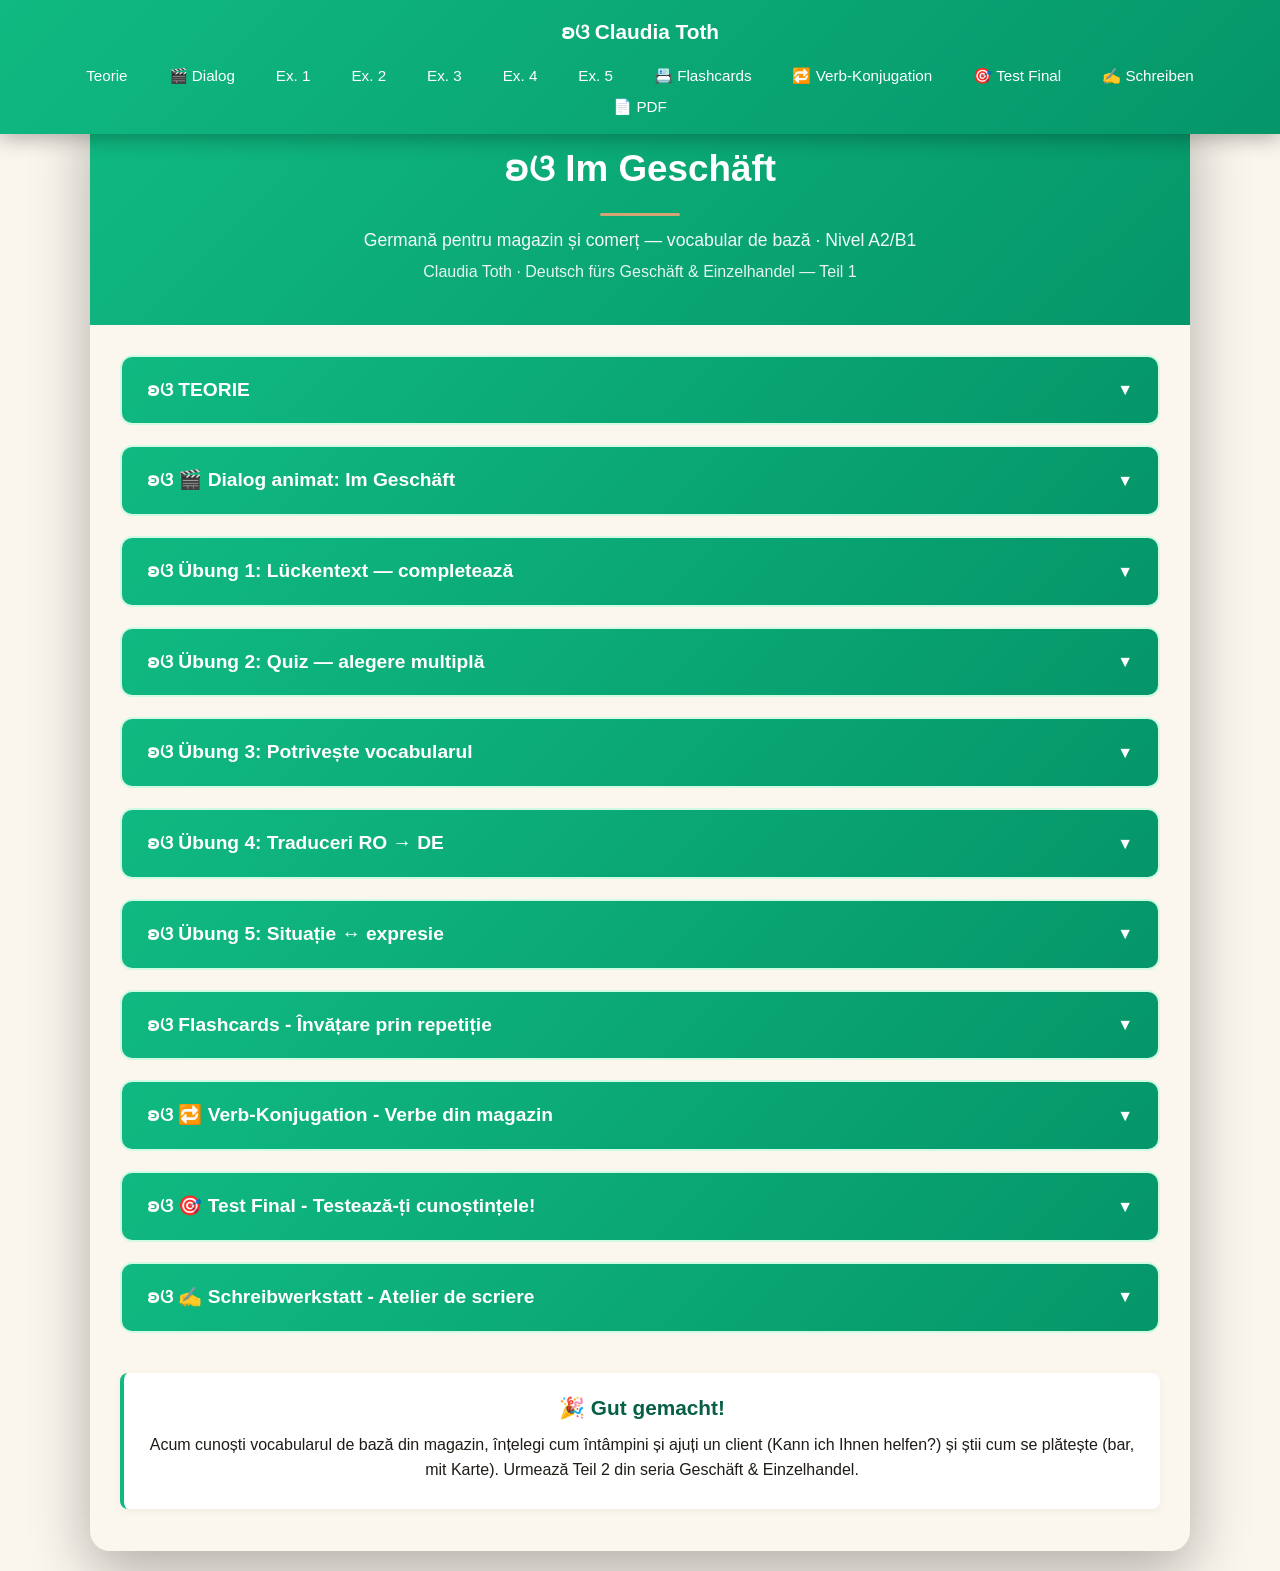
<file: index.html>
<!DOCTYPE html>
<html lang="ro">
<head>
    <meta charset="UTF-8">
    <meta name="robots" content="noindex, nofollow">
    <meta name="viewport" content="width=device-width, initial-scale=1.0">
    <title>Im Geschäft — germană pentru magazin · A2/B1</title>
    <meta property="og:title" content="Geschäft Teil 1 — Im Geschäft">
    <meta property="og:description" content="Germană pentru magazin și comerț: vocabular de bază (client, casă de marcat, marfă, raft) + dialog animat la cumpărături. Nivel A2/B1.">
    <meta property="og:type" content="website">
    <link rel="stylesheet" href="styles.css">
</head>
<body>
    <nav class="navbar">
        <a href="#top" class="navbar-logo">ʚଓ Claudia Toth</a>
        <ul class="navbar-menu">
            <li><a href="#teorie" onclick="openSection(0)">Teorie</a></li>
            <li><a href="#dialog" onclick="openSection(1)">🎬 Dialog</a></li>
            <li><a href="#ex1" onclick="openSection(2)">Ex. 1</a></li>
            <li><a href="#ex2" onclick="openSection(3)">Ex. 2</a></li>
            <li><a href="#ex3" onclick="openSection(4)">Ex. 3</a></li>
            <li><a href="#ex4" onclick="openSection(5)">Ex. 4</a></li>
            <li><a href="#ex5" onclick="openSection(6)">Ex. 5</a></li>
            <li><a href="#flashcards" onclick="openSection(7)">📇 Flashcards</a></li>
            <li><a href="#verbs" onclick="openSection(8)">🔁 Verb-Konjugation</a></li>
            <li><a href="#final-test" onclick="openSection(9)">🎯 Test Final</a></li>
            <li><a href="#schreiben" onclick="openSection(10)">✍️ Schreiben</a></li>
            <li><a href="curs-geschaeft-1-im-geschaeft.pdf" download>📄 PDF</a></li>
        </ul>
    </nav>

    <div class="container" id="top">
        <div class="header">
            <h1>ʚଓ Im Geschäft</h1>
            <p class="subtitle">Germană pentru magazin și comerț — vocabular de bază · Nivel A2/B1</p>
            <p>Claudia Toth · Deutsch fürs Geschäft & Einzelhandel — Teil 1</p>
        </div>

        <div class="content">
            <div class="section" id="teorie">
                <div class="section-header" onclick="toggleMainSection(0)"><h3>ʚଓ TEORIE</h3><span class="arrow">▼</span></div>
                <div class="section-content" id="main-section-0"><div id="theory-container"></div></div>
            </div>

            <div class="section" id="dialog">
                <div class="section-header" onclick="toggleMainSection(1)"><h3>ʚଓ 🎬 Dialog animat: Im Geschäft</h3><span class="arrow">▼</span></div>
                <div class="section-content" id="main-section-1">
                    <p style="margin-bottom:14px;"><em>Apasă ▶️ Pornește. Andreea intră într-un magazin, caută câteva produse și plătește la casă, vorbind cu vânzătoarea Frau Wagner. Ascultă cum folosesc vocabularul din lecție în context real. Reascultă orice replică cu 🔁.</em></p>
                    <div id="dialog1-container"></div>
                </div>
            </div>

            <div class="section" id="ex1">
                <div class="section-header" onclick="toggleMainSection(2)"><h3>ʚଓ Übung 1: Lückentext — completează</h3><span class="arrow">▼</span></div>
                <div class="section-content" id="main-section-2">
                    <div id="ex1-container"></div>
                    <div class="btn-container"><button class="btn btn-check" onclick="checkExercise(1)">✓ Verifica</button><button class="btn btn-reset" onclick="resetExercise(1)">↻ Reseteaza</button></div>
                    <div class="score" id="score-1"></div>
                </div>
            </div>

            <div class="section" id="ex2">
                <div class="section-header" onclick="toggleMainSection(3)"><h3>ʚଓ Übung 2: Quiz — alegere multiplă</h3><span class="arrow">▼</span></div>
                <div class="section-content" id="main-section-3">
                    <div id="ex2-container"></div>
                    <div class="btn-container"><button class="btn btn-check" onclick="checkExercise(2)">✓ Verifica</button><button class="btn btn-reset" onclick="resetExercise(2)">↻ Reseteaza</button></div>
                    <div class="score" id="score-2"></div>
                </div>
            </div>

            <div class="section" id="ex3">
                <div class="section-header" onclick="toggleMainSection(4)"><h3>ʚଓ Übung 3: Potrivește vocabularul</h3><span class="arrow">▼</span></div>
                <div class="section-content" id="main-section-4">
                    <div id="ex3-container"></div>
                    <div class="btn-container"><button class="btn btn-check" onclick="checkExercise(3)">✓ Verifica</button><button class="btn btn-reset" onclick="resetExercise(3)">↻ Reseteaza</button></div>
                    <div class="score" id="score-3"></div>
                </div>
            </div>

            <div class="section" id="ex4">
                <div class="section-header" onclick="toggleMainSection(5)"><h3>ʚଓ Übung 4: Traduceri RO → DE</h3><span class="arrow">▼</span></div>
                <div class="section-content" id="main-section-5">
                    <div id="ex4-container"></div>
                    <div class="btn-container"><button class="btn btn-check" onclick="checkExercise(4)">✓ Verifica</button><button class="btn btn-reset" onclick="resetExercise(4)">↻ Reseteaza</button></div>
                    <div class="score" id="score-4"></div>
                </div>
            </div>

            <div class="section" id="ex5">
                <div class="section-header" onclick="toggleMainSection(6)"><h3>ʚଓ Übung 5: Situație ↔ expresie</h3><span class="arrow">▼</span></div>
                <div class="section-content" id="main-section-6">
                    <div id="ex5-container"></div>
                    <div class="btn-container"><button class="btn btn-check" onclick="checkExercise(5)">✓ Verifica</button><button class="btn btn-reset" onclick="resetExercise(5)">↻ Reseteaza</button></div>
                    <div class="score" id="score-5"></div>
                </div>
            </div>

            <div class="section" id="flashcards">
                <div class="section-header" onclick="toggleMainSection(7)"><h3>ʚଓ Flashcards - Învățare prin repetiție</h3><span class="arrow">▼</span></div>
                <div class="section-content" id="main-section-7"><div id="flashcards-container"></div></div>
            </div>

            <div class="section" id="verbs">
                <div class="section-header" onclick="toggleMainSection(8)"><h3>ʚଓ 🔁 Verb-Konjugation - Verbe din magazin</h3><span class="arrow">▼</span></div>
                <div class="section-content" id="main-section-8"><div id="verbs-container"></div></div>
            </div>

            <div class="section" id="final-test">
                <div class="section-header" onclick="toggleMainSection(9)"><h3>ʚଓ 🎯 Test Final - Testează-ți cunoștințele!</h3><span class="arrow">▼</span></div>
                <div class="section-content" id="main-section-9"><div id="final-test-container"></div></div>
            </div>

            <div class="section" id="schreiben">
                <div class="section-header" onclick="toggleMainSection(10)"><h3>ʚଓ ✍️ Schreibwerkstatt - Atelier de scriere</h3><span class="arrow">▼</span></div>
                <div class="section-content" id="main-section-10">
                    <div class="exercise-instruction">
                        <strong>✍️ Sarcina de scriere:</strong> Scrie un text scurt (aprox. <strong>40-60 de cuvinte</strong>) despre o experiență la cumpărături într-un magazin german. Folosește <strong>minimum 6 cuvinte</strong> din lecție.
                    </div>
                    <div class="theory-box" style="background:#FBF7EF;">
                        <h4>💡 Răspunde la întrebările (Leitfragen):</h4>
                        <ul style="margin:6px 0 0 18px; line-height:1.7;">
                            <li>🛒 <strong>Wo waren Sie?</strong> (Unde ai fost? — der Supermarkt, das Geschäft, der Laden)</li>
                            <li>🧺 <strong>Was haben Sie gekauft?</strong> (Ce ai cumpărat? — die Ware, im Angebot)</li>
                            <li>💳 <strong>Wie haben Sie bezahlt?</strong> (Cum ai plătit? — bar, mit Karte, an der Kasse)</li>
                            <li>⚠️ <strong>Gab es ein Problem?</strong> (A fost o problemă? — ausverkauft, der Preis stimmt nicht, umtauschen)</li>
                            <li>🙂 <strong>Wie hat die Verkäuferin geholfen?</strong> (Cum te-a ajutat vânzătoarea? — Kann ich Ihnen helfen?)</li>
                        </ul>
                    </div>
                    <div class="theory-box" style="background:#F5F0E8; border-left:4px solid #D4A574;">
                        <h4>📝 Model (ca să-ți fie mai ușor):</h4>
                        <p class="de" style="color:#065f46;"><em>Gestern war ich im Supermarkt. Ich habe Brot, Milch und Obst gekauft. Das Obst war im Angebot. An der Kasse habe ich mit Karte bezahlt. Der Zucker war leider ausverkauft. Die Verkäuferin war sehr nett und hat mir geholfen. Sie hat gesagt: „Morgen bekommen wir neue Ware."</em></p>
                        <p class="ro" style="color:#5A5147; font-style:italic;">(Ieri am fost la supermarket. Am cumpărat pâine, lapte și fructe. Fructele erau la ofertă. La casă am plătit cu cardul. Zahărul era, din păcate, epuizat. Vânzătoarea a fost foarte amabilă și m-a ajutat. A spus: „Mâine primim marfă nouă.")</p>
                    </div>
                    <div style="text-align:center; margin-top:22px;">
                        <p style="color:#047857; margin-bottom:14px; font-size:1rem;">Când ești gata, trimite-mi textul tău prin formular. Îl citesc și îți dau feedback personalizat. 🦋</p>
                        <a href="https://forms.gle/cymwSGK9fYB5ktFq9" target="_blank" rel="noopener noreferrer" style="display:inline-block; background:#10B981; color:white; padding:14px 32px; border-radius:10px; text-decoration:none; font-weight:bold; font-size:1.05rem; box-shadow:0 2px 6px rgba(16,185,129,0.3);">✍️ Trimite textul tău →</a>
                    </div>
                </div>
            </div>

            <div class="theory-box" style="text-align: center; margin-top: 40px;">
                <p style="font-size: 1.3rem; font-weight: bold; color: #065f46;">🎉 Gut gemacht!</p>
                <p>Acum cunoști vocabularul de bază din magazin, înțelegi cum întâmpini și ajuți un client (Kann ich Ihnen helfen?) și știi cum se plătește (bar, mit Karte). Urmează Teil 2 din seria Geschäft & Einzelhandel.</p>
            </div>
        </div>
    </div>

    <script src="theory.js"></script>
    <script src="dialogs.js?v=1"></script>
    <script src="exercises.js"></script>
    <script src="flashcards.js"></script>
    <script src="verbs.js"></script>
    <script src="final-test.js"></script>
    <script src="main.js"></script>
</body>
</html>
</file>
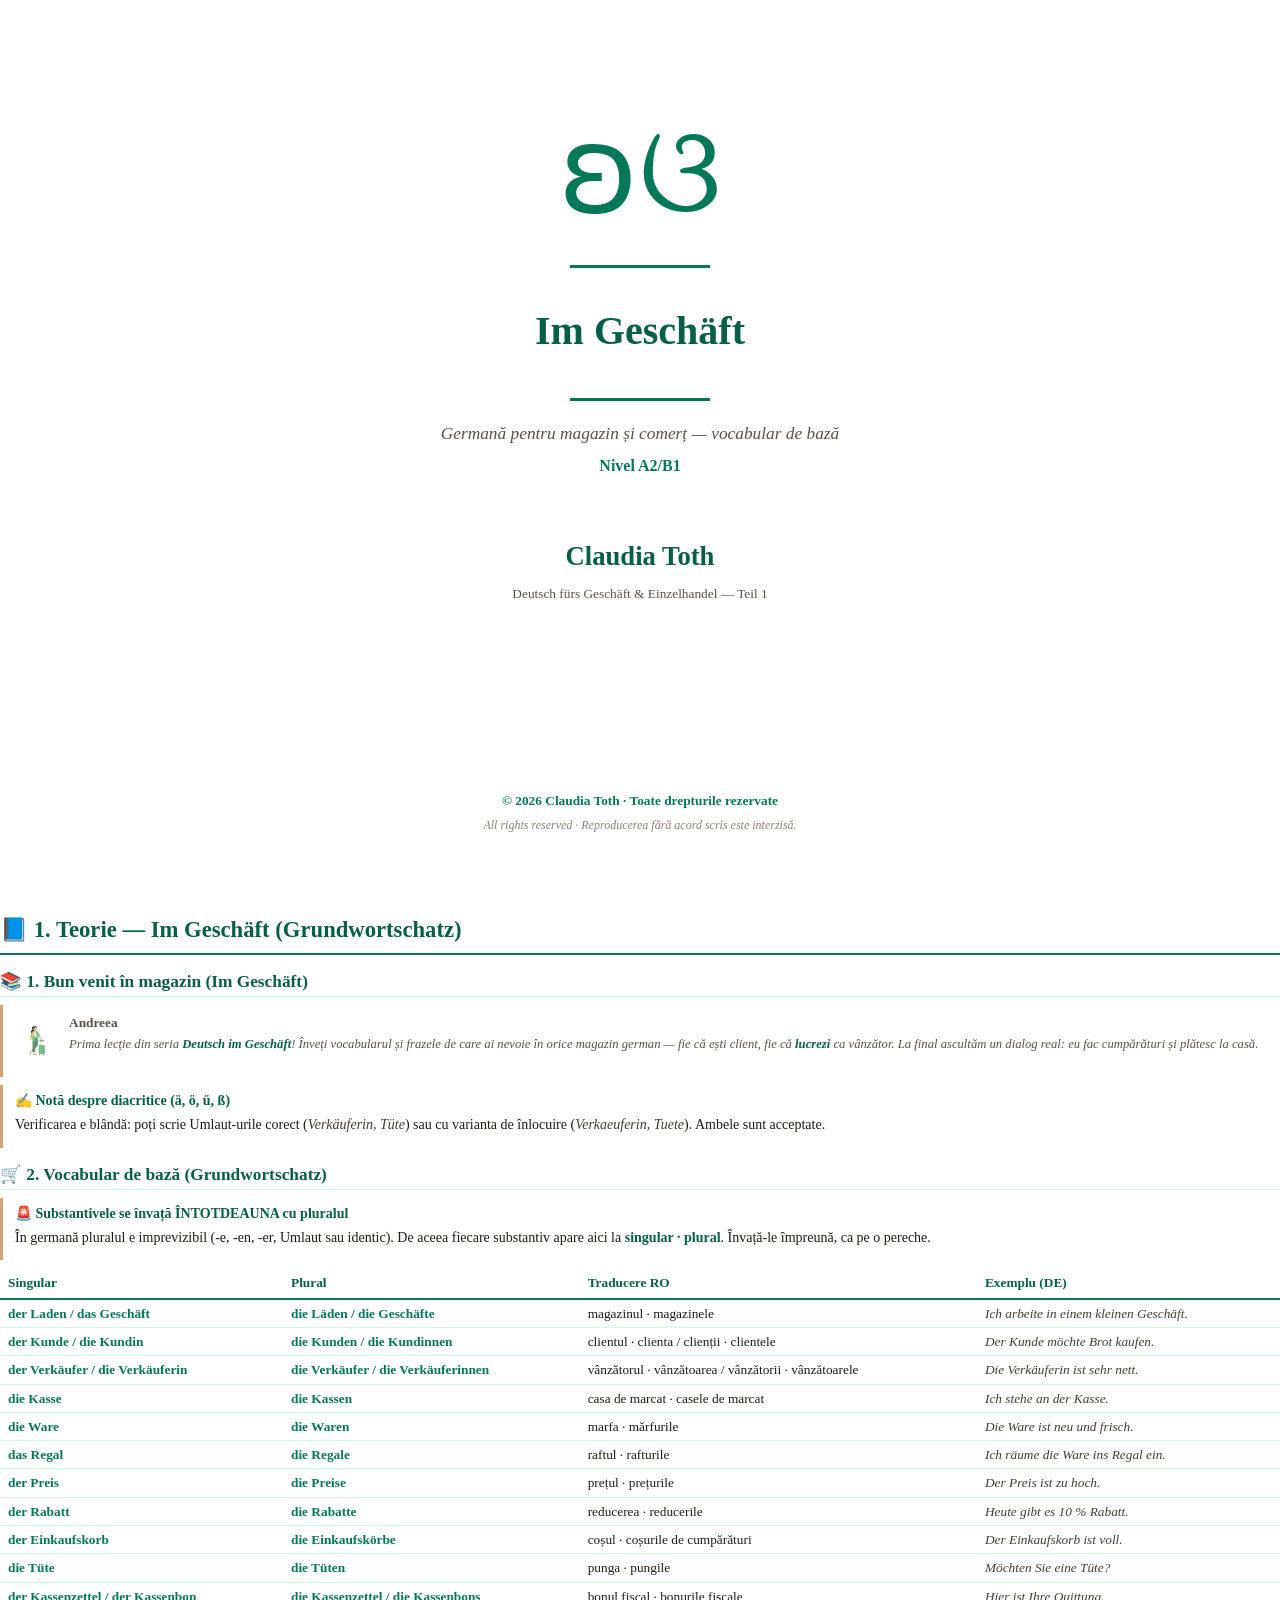
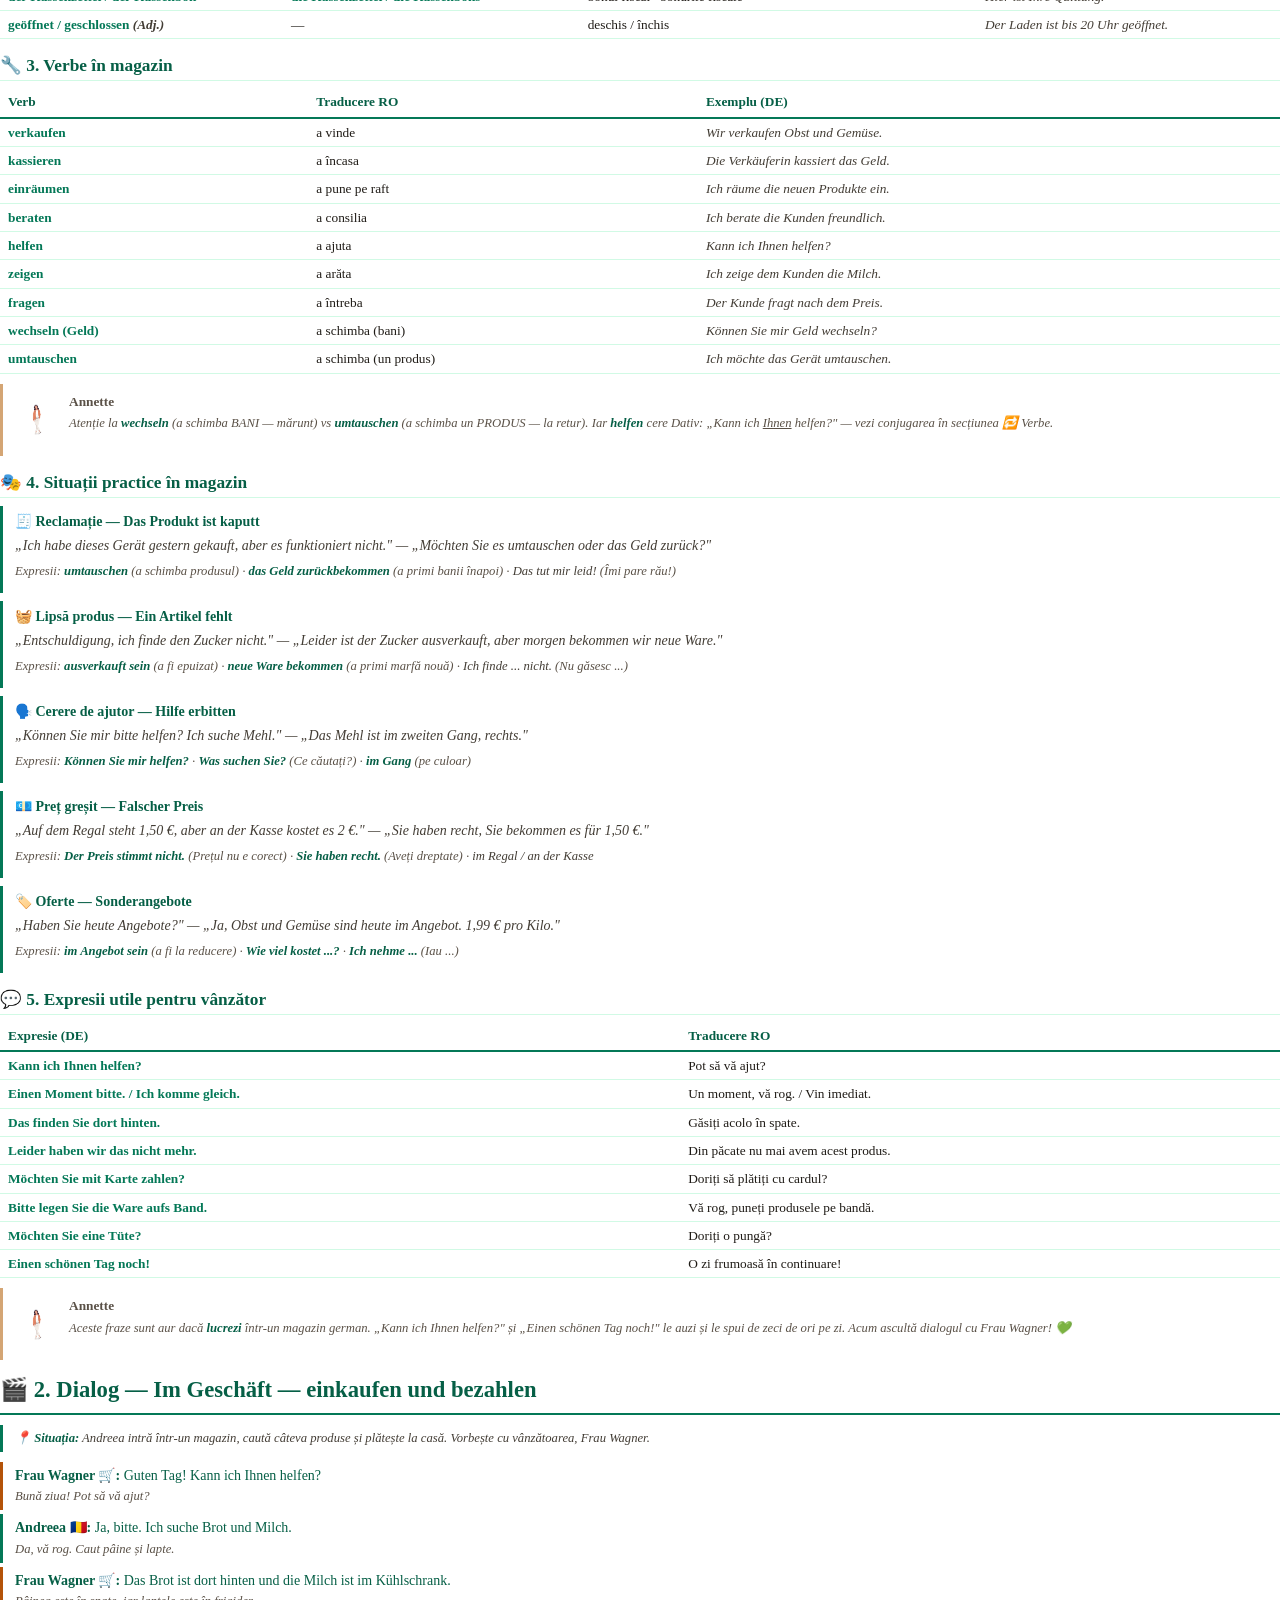
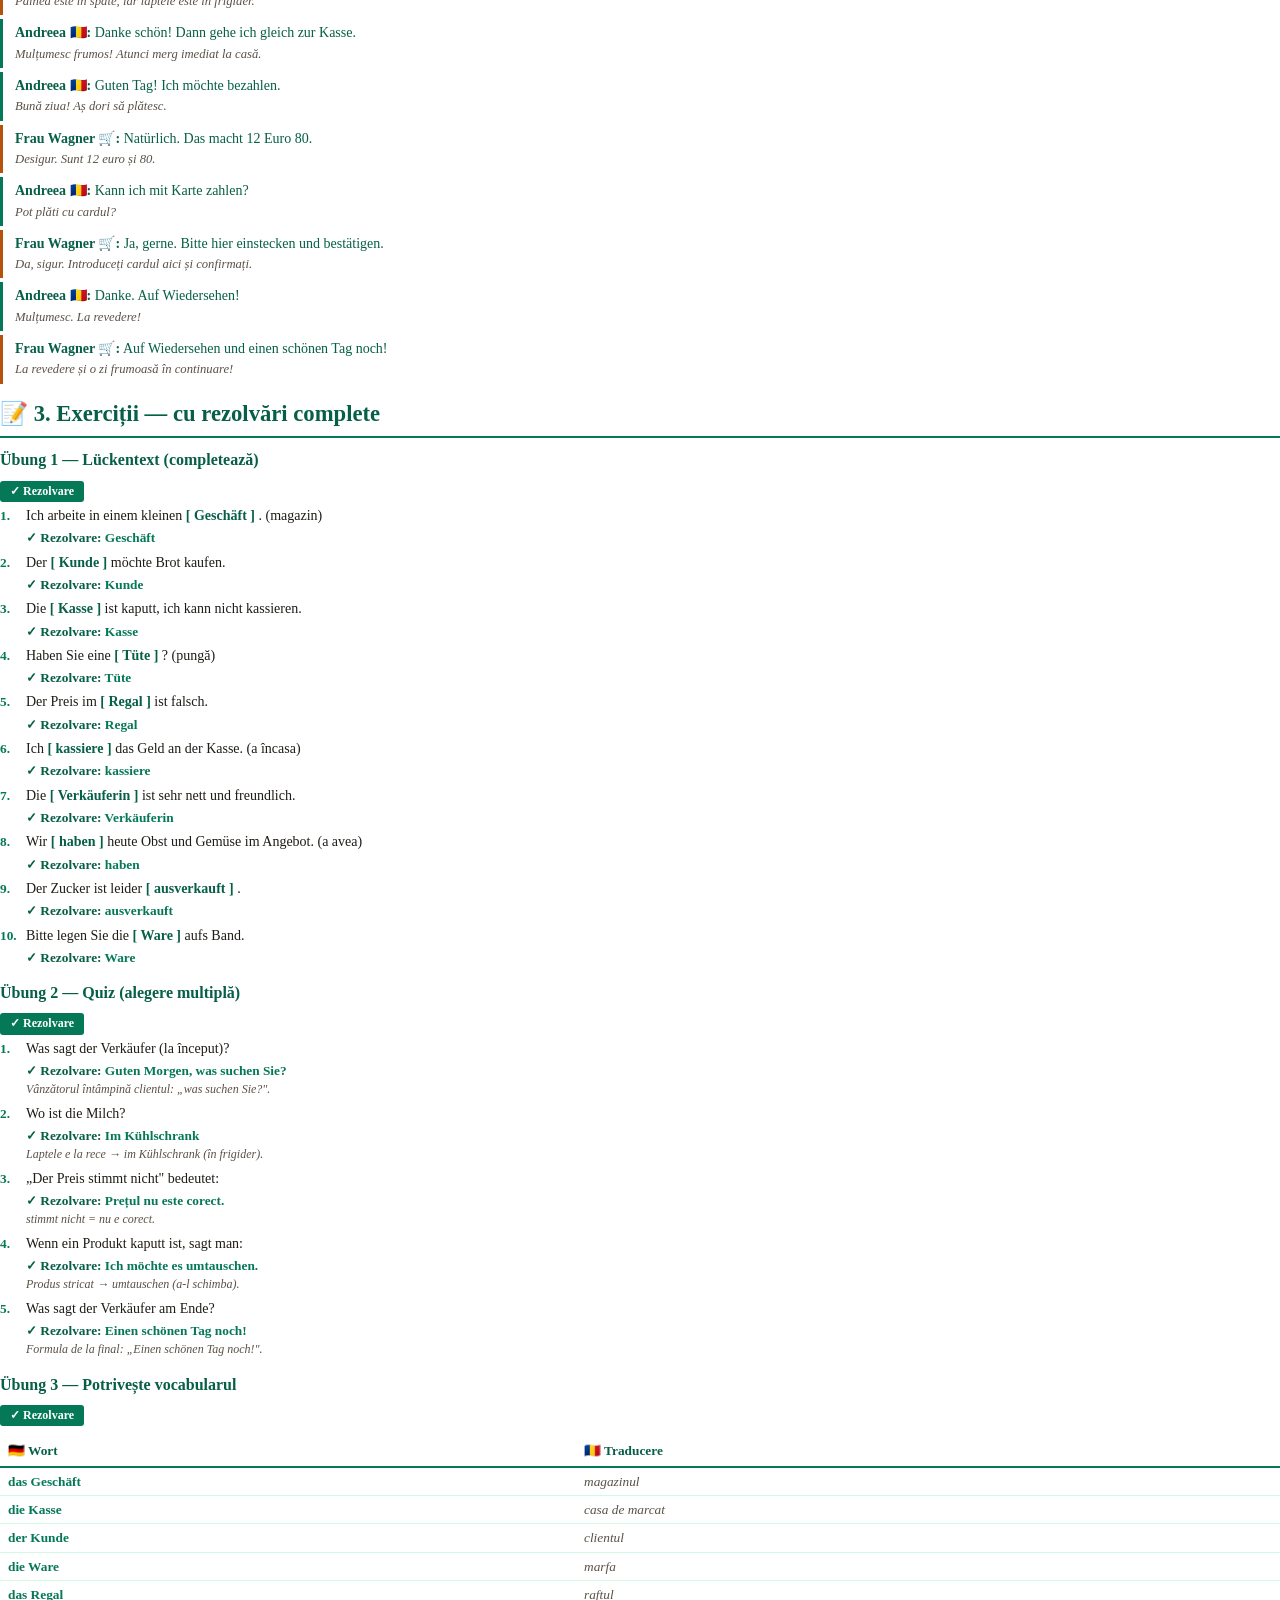
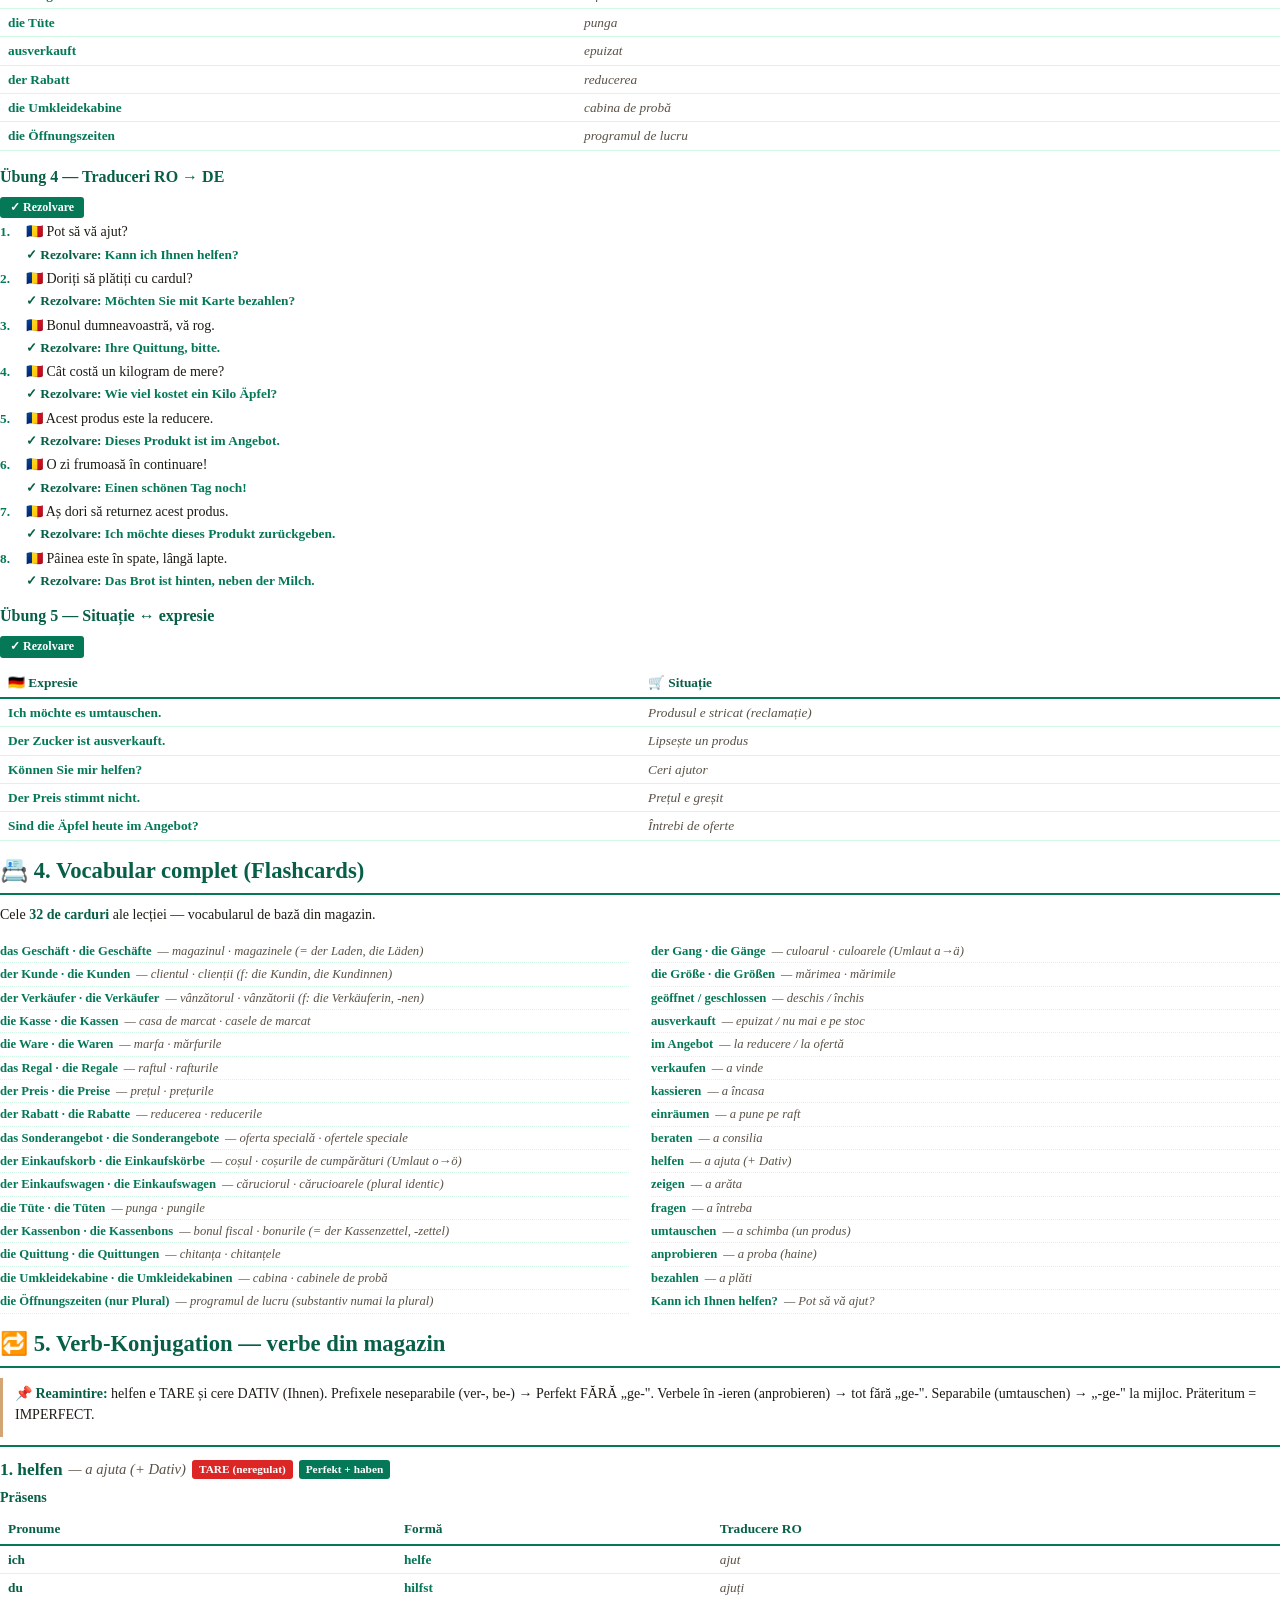
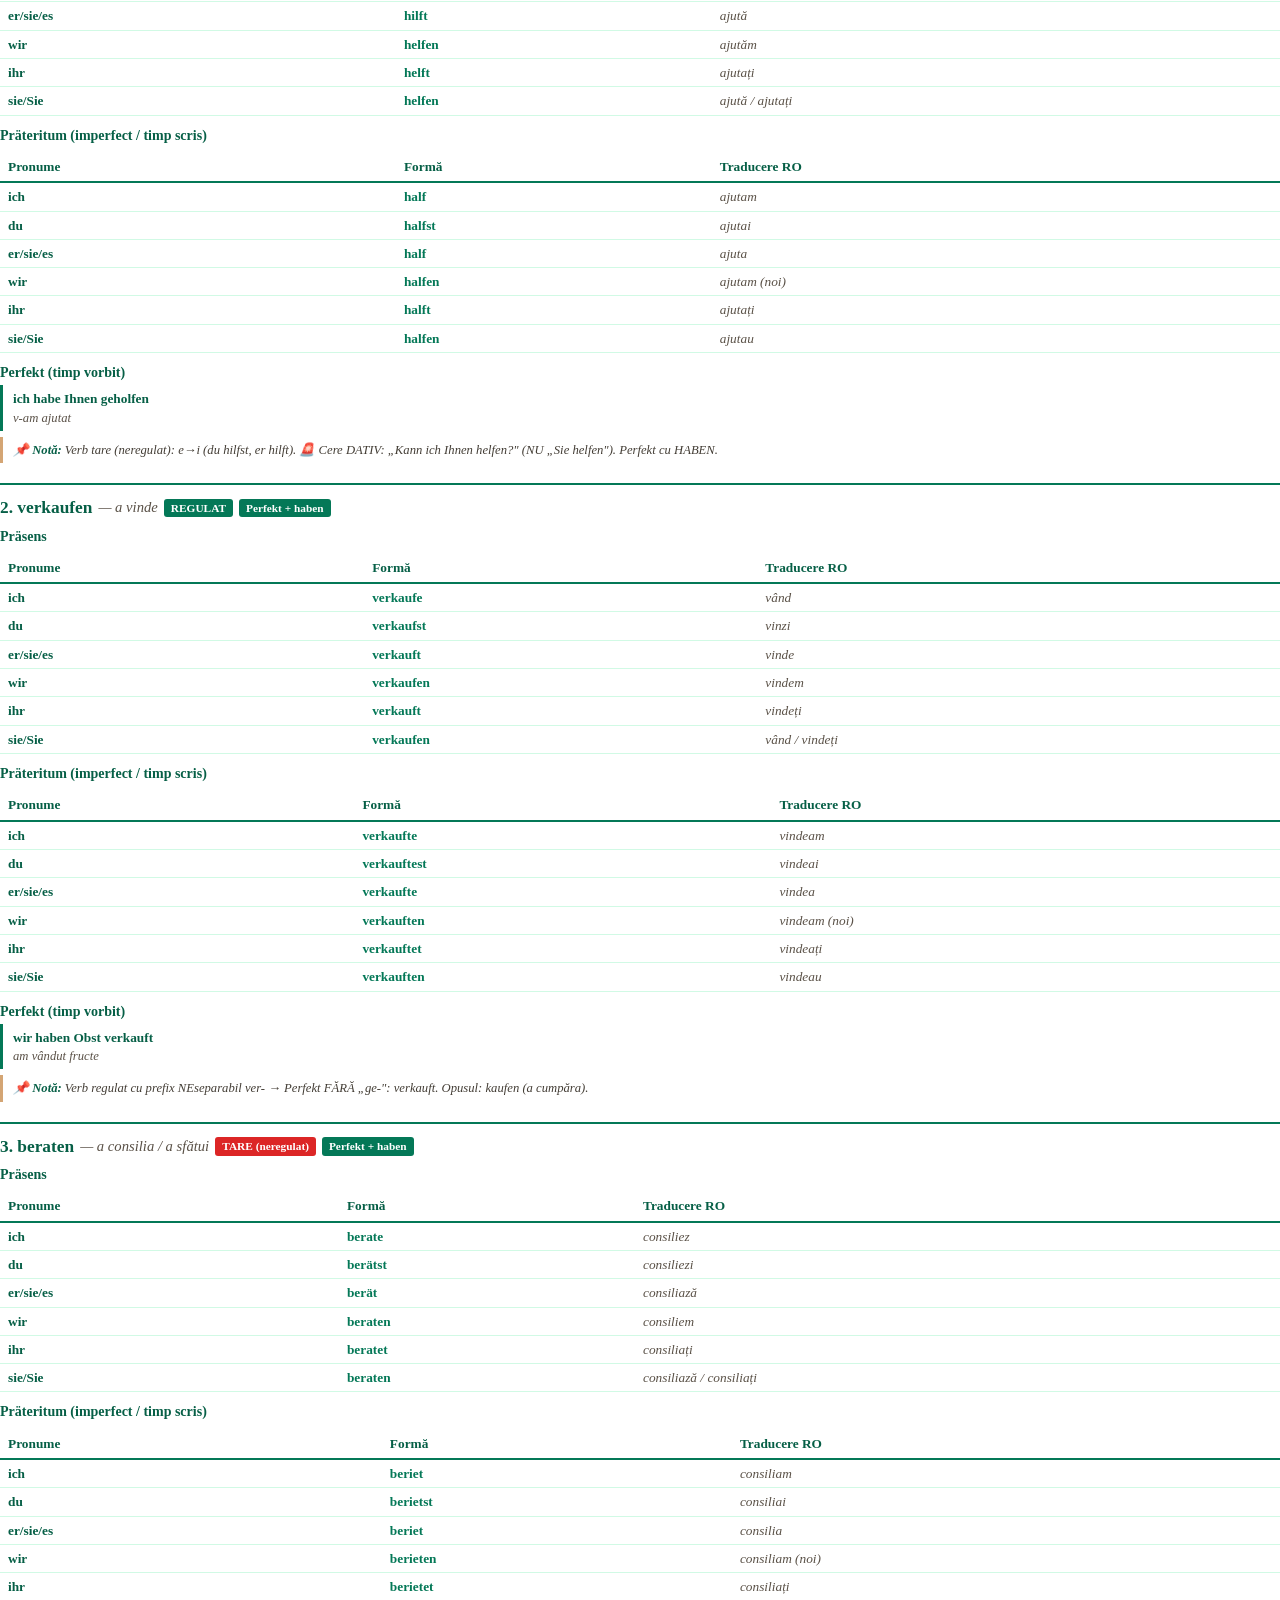
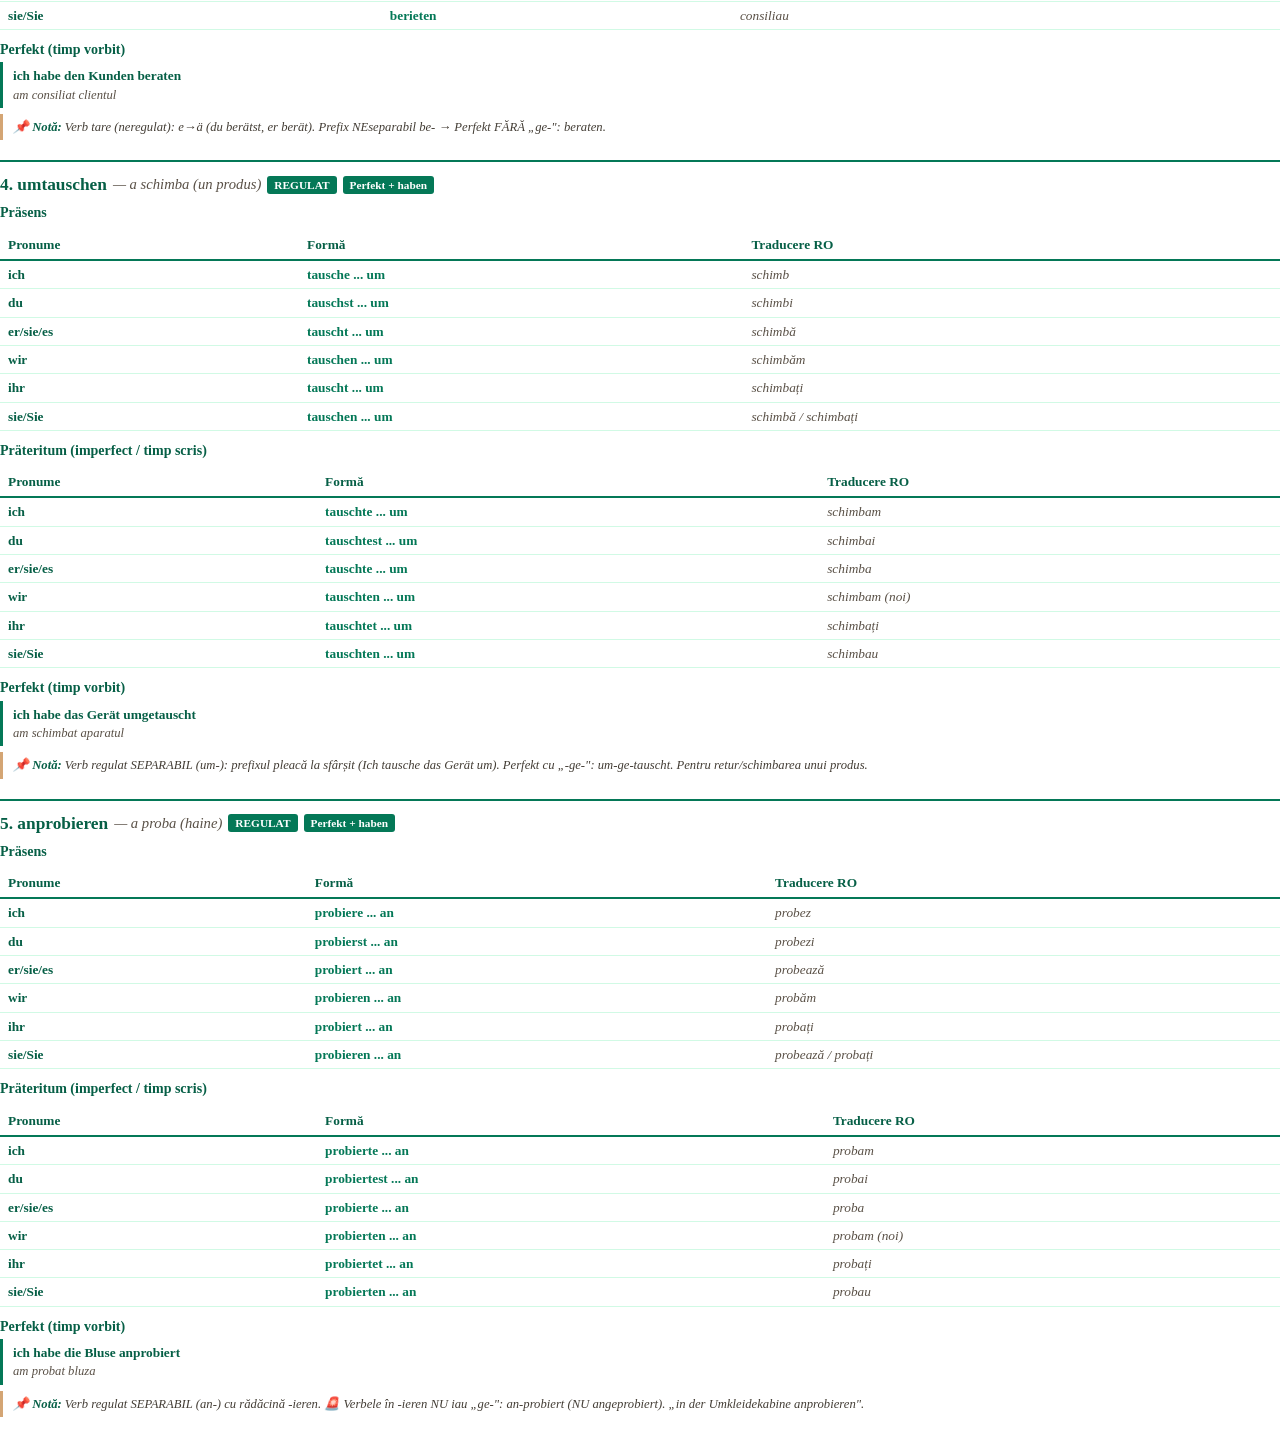
<file: pdf.html>
<!DOCTYPE html>
<html lang="ro">
<head>
    <meta charset="UTF-8">
    <meta name="robots" content="noindex, nofollow">
    <title>Im Geschäft · Claudia Toth · A2/B1</title>
    <style>
        @page { size: A4; margin: 22mm 18mm 22mm 18mm; @bottom-center { content: "ʚଓ Claudia Toth · Geschäft Teil 1: Im Geschäft · Nivel A2/B1 · © 2026 — Toate drepturile rezervate · pag. " counter(page) " / " counter(pages); font-size: 8.5pt; color: #047857; font-family: 'Georgia', 'Times New Roman', serif; } }
        @page :first { margin: 0; @bottom-center { content: ""; } }
        * { box-sizing: border-box; margin: 0; padding: 0; }
        body { font-family: 'Georgia', 'Times New Roman', serif; color: #1F1B16; line-height: 1.45; font-size: 10.5pt; -webkit-print-color-adjust: exact; print-color-adjust: exact; }
        .cover { width: 100%; min-height: 100vh; padding: 80px 60px 60px; text-align: center; display: flex; flex-direction: column; align-items: center; justify-content: flex-start; page-break-after: always; }
        .cover-symbol { font-size: 90pt; color: #047857; line-height: 1; margin: 30px 0 15px; font-family: 'Segoe UI Emoji', 'Segoe UI', sans-serif; }
        .cover-divider { width: 140px; height: 3px; background: #047857; margin: 20px 0; border: none; }
        .cover-title { font-size: 30pt; color: #065f46; font-weight: bold; margin: 14px 0 18px; font-family: 'Georgia', serif; }
        .cover-subtitle { font-size: 13pt; color: #5A5147; font-style: italic; margin-bottom: 8px; }
        .cover-level { font-size: 12pt; color: #047857; font-weight: bold; margin-bottom: 60px; }
        .cover-author { font-size: 20pt; color: #065f46; font-weight: bold; margin-bottom: 8px; }
        .cover-series { font-size: 10pt; color: #5A5147; margin-bottom: 80px; }
        .cover-copyright { margin-top: auto; font-size: 10pt; color: #047857; font-weight: 600; }
        .cover-notice { font-size: 9pt; color: #8a8175; font-style: italic; margin-top: 6px; }
        h1.chapter { color: #065f46; padding: 0 0 6px 0; font-size: 17pt; margin: 14px 0 10px; border-bottom: 2px solid #047857; font-family: 'Georgia', serif; page-break-after: avoid; }
        h2.sub-chapter { color: #065f46; font-size: 13pt; margin: 14px 0 6px; padding-bottom: 2px; border-bottom: 1px solid #d1fae5; font-family: 'Georgia', serif; page-break-after: avoid; }
        p { margin-bottom: 6px; } strong { color: #065f46; } em { color: #433d35; font-style: italic; }
        ul, ol { margin: 4px 0 8px 22px; } li { margin-bottom: 2px; }
        .theory-box { background: transparent; border-left: 3px solid #047857; padding: 6px 12px; margin: 8px 0; page-break-inside: avoid; }
        .theory-box h4 { color: #065f46; font-size: 10.5pt; margin-bottom: 4px; }
        .theory-box .de { color: #065f46; } .theory-box .ro { color: #5A5147; font-style: italic; font-size: 9.5pt; }
        .warn-box { border-left-color: #D4A574; } .info-box { border-left-color: #D4A574; }
        table { width: 100%; border-collapse: collapse; margin: 6px 0 10px; font-size: 10pt; page-break-inside: avoid; }
        table th { padding: 5px 8px; text-align: left; font-weight: bold; color: #065f46; border-bottom: 2px solid #047857; }
        table td { padding: 4px 8px; border-bottom: 1px solid #d1fae5; vertical-align: top; }
        td.verb { color: #047857; font-weight: bold; } td.ro-text { color: #5A5147; font-style: italic; }
        .dlg-context { border-left: 3px solid #047857; padding: 4px 12px; margin: 6px 0 10px; font-style: italic; color: #433d35; font-size: 9.5pt; }
        .dlg-line { padding: 4px 12px; margin-bottom: 4px; page-break-inside: avoid; }
        .dlg-line.andreea { border-left: 3px solid #047857; } .dlg-line.wagner { border-left: 3px solid #b45309; }
        .dlg-line .sp { font-weight: bold; color: #065f46; } .dlg-line .de { color: #065f46; } .dlg-line .ro { color: #5A5147; font-style: italic; font-size: 9.5pt; }
        .ex-block { margin-bottom: 14px; page-break-inside: avoid; }
        .ex-block h3 { color: #065f46; font-size: 12pt; margin-bottom: 5px; }
        .rezolvare-banner { display: inline-block; background: #047857; color: white; padding: 2px 10px; border-radius: 3px; font-size: 9pt; font-weight: bold; margin: 4px 0; -webkit-print-color-adjust: exact; print-color-adjust: exact; }
        .ex-item { display: flex; gap: 8px; margin-bottom: 5px; align-items: flex-start; }
        .ex-num { color: #047857; font-weight: bold; font-size: 10pt; flex-shrink: 0; min-width: 18px; } .ex-num::after { content: "."; }
        .ex-body { flex: 1; } .ex-a { color: #047857; font-weight: bold; font-size: 10pt; margin-top: 2px; } .ex-a::before { content: "✓ Rezolvare: "; color: #065f46; }
        .ex-explanation { color: #5A5147; font-size: 9pt; font-style: italic; margin-top: 1px; }
        .flashcards-grid { columns: 2; column-gap: 22px; margin-top: 8px; }
        .fc-row { break-inside: avoid; padding: 2px 0; border-bottom: 1px dotted #d1fae5; font-size: 9.5pt; }
        .fc-row .de { color: #047857; font-weight: bold; } .fc-row .ro { color: #5A5147; font-style: italic; margin-left: 6px; }
        .verb-card { border-top: 2px solid #047857; padding: 10px 0 8px 0; margin-bottom: 12px; page-break-inside: avoid; }
        .verb-card .vh { display: flex; align-items: center; flex-wrap: wrap; gap: 6px; margin-bottom: 6px; }
        .verb-card .vh .name { font-size: 13pt; color: #065f46; font-weight: bold; } .verb-card .vh .ro { color: #5A5147; font-style: italic; font-size: 11pt; }
        .verb-card .vh .badge { display: inline-block; padding: 1px 7px; border-radius: 3px; font-size: 8.5pt; color: white; font-weight: bold; -webkit-print-color-adjust: exact; print-color-adjust: exact; }
        .verb-card .badge.weak { background: #047857; } .verb-card .badge.strong { background: #dc2626; } .verb-card .badge.haben { background: #047857; } .verb-card .badge.sein { background: #2563eb; }
        .verb-card h5 { color: #065f46; margin: 6px 0 2px; font-size: 10.5pt; }
        .verb-card .perfekt-box { border-left: 3px solid #047857; padding: 4px 10px; margin-top: 2px; font-size: 10pt; }
        .verb-card .perfekt-box .de { color: #065f46; font-weight: 600; } .verb-card .perfekt-box .ro { color: #5A5147; font-style: italic; font-size: 9.5pt; }
        .verb-card .note { font-size: 9.5pt; color: #433d35; padding: 4px 10px; border-left: 3px solid #D4A574; margin-top: 6px; font-style: italic; }
        .new-section { page-break-before: always; }
        .andreea-note { display: flex; gap: 10px; align-items: flex-start; border-left: 3px solid #D4A574; padding: 8px 12px; margin: 8px 0; page-break-inside: avoid; }
        .andreea-note-avatar { width: 44px; height: 56px; object-fit: contain; flex-shrink: 0; }
        .andreea-note-content { flex: 1; } .andreea-note-content .speaker { font-weight: bold; color: #5A5147; font-size: 10pt; margin-bottom: 3px; } .andreea-note-content .text { color: #5A5147; font-size: 9.5pt; font-style: italic; line-height: 1.5; }
    </style>
</head>
<body>
<div class="cover">
    <div class="cover-symbol">ʚଓ</div>
    <hr class="cover-divider">
    <h1 class="cover-title">Im Geschäft</h1>
    <hr class="cover-divider">
    <p class="cover-subtitle">Germană pentru magazin și comerț — vocabular de bază</p>
    <p class="cover-level">Nivel A2/B1</p>
    <p class="cover-author">Claudia Toth</p>
    <p class="cover-series">Deutsch fürs Geschäft & Einzelhandel — Teil 1</p>
    <div class="cover-copyright">© 2026 Claudia Toth · Toate drepturile rezervate</div>
    <p class="cover-notice">All rights reserved · Reproducerea fără acord scris este interzisă.</p>
</div>
<div id="pdf-content"></div>
<script src="theory.js"></script>
<script src="dialogs.js"></script>
<script src="exercises.js"></script>
<script src="flashcards.js"></script>
<script src="verbs.js"></script>
<script src="final-test.js"></script>
<script src="pdf-builder.js"></script>
</body>
</html>
</file>
<file: styles.css>
/* ============================================
   CLAUDIA TOTH - NOMEN-VERB-VERBINDUNGEN
   Design verde profesional · Mobile responsive
   ============================================ */

* {
    margin: 0;
    padding: 0;
    box-sizing: border-box;
}

body {
    font-family: 'Segoe UI', Tahoma, Geneva, Verdana, sans-serif;
    background: #FAF6EE;
    line-height: 1.6;
    padding: 0;
    padding-top: 80px;
    min-height: 100vh;
    color: #1F1B16;
}

/* ============================================
   NAVIGATION BAR
   ============================================ */
.navbar {
    position: fixed;
    top: 0;
    left: 0;
    right: 0;
    background: linear-gradient(135deg, #10b981 0%, #059669 100%);
    padding: 15px 30px;
    box-shadow: 0 4px 20px rgba(0,0,0,0.3);
    z-index: 1000;
    display: flex;
    flex-direction: column;
    gap: 15px;
    align-items: center;
    justify-content: center;
}

.navbar-logo {
    color: white;
    font-size: 1.3rem;
    font-weight: bold;
    text-decoration: none;
}

.navbar-menu {
    display: flex;
    gap: 5px;
    list-style: none;
    align-items: center;
    flex-wrap: wrap;
    justify-content: center;
}

.navbar-menu a {
    color: white;
    text-decoration: none;
    padding: 10px 18px;
    border-radius: 8px;
    transition: all 0.3s;
    font-size: 0.95rem;
    font-weight: 500;
}

.navbar-menu a:hover {
    background: rgba(255,255,255,0.2);
    transform: translateY(-2px);
}

/* ============================================
   CONTAINER PRINCIPAL
   ============================================ */
.container {
    max-width: 1100px;
    margin: 20px auto;
    background: #FBF7EF;
    border-radius: 20px;
    box-shadow: 0 20px 60px rgba(0,0,0,0.3);
    overflow: hidden;
}

.header {
    background: linear-gradient(135deg, #10b981 0%, #059669 100%);
    color: white;
    padding: 40px 30px;
    text-align: center;
}

.header h1 {
    font-size: 2.3rem;
    margin-bottom: 10px;
}

.header .subtitle {
    font-size: 1.1rem;
    opacity: 0.95;
    margin-bottom: 5px;
}

.header p {
    font-size: 1rem;
    opacity: 0.9;
}

.content {
    padding: 30px;
}

/* ============================================
   SECȚIUNI (Teorie + Exerciții)
   ============================================ */
.section {
    margin-bottom: 20px;
    scroll-margin-top: 100px;
    border-radius: 12px;
    overflow: hidden;
    border: 2px solid #d1fae5;
}

.section-header {
    background: linear-gradient(135deg, #10b981 0%, #059669 100%);
    color: white;
    padding: 18px 25px;
    cursor: pointer;
    display: flex;
    justify-content: space-between;
    align-items: center;
    transition: all 0.3s;
}

.section-header:hover {
    background: linear-gradient(135deg, #059669 0%, #047857 100%);
}

.section-header h3 {
    font-size: 1.2rem;
}

.arrow {
    transition: transform 0.3s;
    font-size: 1rem;
}

.arrow.rotated {
    transform: rotate(180deg);
}

.section-content {
    display: none;
    padding: 25px;
    background: #FBF7EF;
}

.section-content.active {
    display: block;
    animation: fadeIn 0.4s ease-in-out;
}

@keyframes fadeIn {
    from { opacity: 0; transform: translateY(-5px); }
    to { opacity: 1; transform: translateY(0); }
}

/* ============================================
   SUB-SECȚIUNI (în Teorie)
   ============================================ */
.sub-section {
    margin-bottom: 12px;
    border-radius: 10px;
    overflow: hidden;
    border: 1px solid #a7f3d0;
    background: white;
}

.sub-section-header {
    background: #d1fae5;
    color: #065f46;
    padding: 12px 18px;
    cursor: pointer;
    display: flex;
    justify-content: space-between;
    align-items: center;
    font-weight: 600;
    transition: background 0.3s;
    gap: 10px;
}

.sub-section-header > span:first-child {
    flex: 1;
}

.sub-section-header:hover {
    background: #a7f3d0;
}

/* ============================================
   AUDIO PLAYER (Play / Stop la fiecare subtitlu)
   ============================================ */
.audio-player {
    display: flex;
    align-items: center;
}

.audio-btn {
    background: #10b981;
    color: white;
    border: none;
    width: 36px;
    height: 36px;
    border-radius: 50%;
    cursor: pointer;
    font-size: 0.9rem;
    transition: all 0.3s;
    display: flex;
    align-items: center;
    justify-content: center;
    padding: 0;
    box-shadow: 0 2px 6px rgba(16, 185, 129, 0.3);
}

.audio-btn:hover {
    background: #059669;
    transform: scale(1.1);
    box-shadow: 0 4px 10px rgba(16, 185, 129, 0.5);
}

.audio-btn:active {
    transform: scale(0.95);
}

.lesson-audio {
    display: flex;
    align-items: center;
    gap: 12px;
    margin-bottom: 18px;
    padding: 10px 14px;
    background: #FBF7EF;
    border-left: 4px solid #10b981;
    border-radius: 6px;
}

.lesson-audio-label {
    color: #065f46;
    font-weight: 600;
    font-size: 0.95rem;
}

.sub-arrow {
    transition: transform 0.3s;
}

.sub-arrow.rotated {
    transform: rotate(180deg);
}

.sub-section-content {
    display: none;
    padding: 18px;
    background: white;
}

.sub-section-content.active {
    display: block;
}

/* ============================================
   THEORY BOX
   ============================================ */
.theory-box {
    background: white;
    border-left: 4px solid #10b981;
    padding: 18px 22px;
    margin: 12px 0;
    border-radius: 8px;
    box-shadow: 0 2px 8px rgba(0,0,0,0.05);
}

.theory-box h4 {
    color: #065f46;
    margin-bottom: 10px;
    font-size: 1.1rem;
}

.theory-box p {
    margin-bottom: 8px;
}

.theory-box ul {
    margin-left: 20px;
    margin-top: 8px;
}

.theory-box li {
    margin-bottom: 6px;
}

/* Exemple în context */
.example-box {
    background: #ecfdf5;
    border: 1px dashed #10b981;
    padding: 12px 16px;
    border-radius: 8px;
    margin: 10px 0;
    font-style: italic;
}

.example-box .de {
    color: #065f46;
    font-weight: 600;
    font-style: normal;
}

.example-box .ro {
    color: #5A5147;
    font-size: 0.95rem;
    margin-top: 4px;
}

/* Tabele teorie */
.theory-table {
    width: 100%;
    border-collapse: collapse;
    margin: 12px 0;
    background: white;
    border-radius: 8px;
    overflow: hidden;
    box-shadow: 0 2px 6px rgba(0,0,0,0.05);
}

.theory-table th {
    background: #10b981;
    color: white;
    padding: 12px;
    text-align: left;
    font-weight: 600;
}

.theory-table td {
    padding: 10px 12px;
    border-bottom: 1px solid #d1fae5;
}

.theory-table tr:last-child td {
    border-bottom: none;
}

.theory-table tr:nth-child(even) {
    background: #FBF7EF;
}

.theory-table .verb {
    color: #059669;
    font-weight: bold;
}

.theory-table .nomen {
    color: #065f46;
    font-weight: 600;
}

.theory-table .ro-text {
    color: #5A5147;
    font-style: italic;
    font-size: 0.95rem;
}

/* ============================================
   EXERCIȚII
   ============================================ */
.exercise-instruction {
    background: #F5F0E8;
    border-left: 4px solid #D4A574;
    padding: 12px 18px;
    margin-bottom: 18px;
    border-radius: 8px;
    color: #5A5147;
}

.exercise-item {
    background: white;
    padding: 15px 18px;
    margin-bottom: 12px;
    border-radius: 10px;
    display: flex;
    align-items: flex-start;
    gap: 12px;
    flex-wrap: wrap;
    box-shadow: 0 2px 6px rgba(0,0,0,0.05);
}

.exercise-number {
    background: #10b981;
    color: white;
    width: 30px;
    height: 30px;
    border-radius: 50%;
    display: flex;
    align-items: center;
    justify-content: center;
    font-weight: bold;
    flex-shrink: 0;
    font-size: 0.9rem;
}

.input-group {
    flex: 1;
    min-width: 200px;
    display: flex;
    flex-direction: column;
    gap: 6px;
}

.input-group label {
    color: #1F1B16;
    font-size: 1rem;
    line-height: 1.5;
}

.input-group .nomen-highlight {
    color: #065f46;
    font-weight: bold;
    background: #d1fae5;
    padding: 2px 8px;
    border-radius: 5px;
}

.input-group input[type="text"],
.input-group select {
    padding: 10px 14px;
    border: 2px solid #d1fae5;
    border-radius: 8px;
    font-size: 1rem;
    font-family: inherit;
    transition: all 0.3s;
    background: white;
}

.input-group input[type="text"]:focus,
.input-group select:focus {
    outline: none;
    border-color: #10b981;
    box-shadow: 0 0 0 3px rgba(16, 185, 129, 0.15);
}

/* Multiple choice */
.mc-options {
    display: flex;
    flex-direction: column;
    gap: 8px;
    margin-top: 8px;
}

.mc-option {
    display: flex;
    align-items: center;
    gap: 10px;
    padding: 8px 12px;
    border-radius: 8px;
    transition: background 0.2s;
    cursor: pointer;
}

.mc-option:hover {
    background: #FBF7EF;
}

.mc-option input[type="radio"] {
    cursor: pointer;
    width: 18px;
    height: 18px;
    accent-color: #10b981;
}

.mc-option label {
    cursor: pointer;
    flex: 1;
}

/* Feedback */
.feedback {
    width: 100%;
    margin-top: 8px;
    padding: 0;
    font-size: 0.95rem;
    border-radius: 6px;
    transition: all 0.3s;
}

.feedback.correct {
    background: #d1fae5;
    color: #065f46;
    padding: 10px 14px;
    border-left: 3px solid #10b981;
}

.feedback.incorrect {
    background: #fee2e2;
    color: #991b1b;
    padding: 10px 14px;
    border-left: 3px solid #ef4444;
}

.feedback.correct::before {
    content: "✓ Richtig! ";
    font-weight: bold;
}

.feedback.incorrect::before {
    content: "✗ Falsch. ";
    font-weight: bold;
}

/* ============================================
   BUTOANE
   ============================================ */
.btn-container {
    display: flex;
    gap: 15px;
    justify-content: center;
    margin: 30px 0;
    flex-wrap: wrap;
}

.btn {
    padding: 14px 32px;
    border: none;
    border-radius: 10px;
    font-size: 1rem;
    font-weight: 600;
    cursor: pointer;
    transition: all 0.3s;
    font-family: inherit;
}

.btn-check {
    background: linear-gradient(135deg, #10b981 0%, #059669 100%);
    color: white;
}

.btn-check:hover {
    transform: translateY(-2px);
    box-shadow: 0 8px 20px rgba(16, 185, 129, 0.4);
}

.btn-reset {
    background: #5A5147;
    color: white;
}

.btn-reset:hover {
    background: #433d35;
    transform: translateY(-2px);
    box-shadow: 0 8px 20px rgba(107, 114, 128, 0.4);
}

/* ============================================
   SCOR
   ============================================ */
.score {
    display: none;
    background: linear-gradient(135deg, #10b981 0%, #059669 100%);
    color: white;
    padding: 25px;
    border-radius: 12px;
    text-align: center;
    margin: 20px 0;
    scroll-margin-top: 100px;
}

.score.show {
    display: block;
    animation: fadeIn 0.5s;
}

.score-value {
    font-size: 2rem;
    font-weight: bold;
    margin-bottom: 10px;
}

.score-message {
    font-size: 1.1rem;
}

/* ============================================
   FLASHCARDS
   ============================================ */
.flashcard-counter {
    text-align: center;
    margin-bottom: 15px;
    color: #065f46;
    font-weight: 600;
}

.flashcard {
    background: white;
    border-radius: 16px;
    padding: 50px 30px;
    min-height: 220px;
    display: flex;
    align-items: center;
    justify-content: center;
    text-align: center;
    cursor: pointer;
    box-shadow: 0 4px 15px rgba(0,0,0,0.1);
    transition: transform 0.3s;
    position: relative;
    border: 3px solid #10b981;
}

.flashcard:hover {
    transform: scale(1.02);
}

.flashcard-content {
    width: 100%;
}

.flashcard .de {
    font-size: 1.8rem;
    color: #065f46;
    font-weight: bold;
    margin-bottom: 10px;
}

.flashcard .ro {
    font-size: 1.2rem;
    color: #5A5147;
    font-style: italic;
    display: none;
}

.flashcard.flipped .ro {
    display: block;
    animation: fadeIn 0.3s;
}

.flashcard-hint {
    position: absolute;
    bottom: 12px;
    left: 0;
    right: 0;
    color: #8a8175;
    font-size: 0.85rem;
}

.flashcard-audio-btn {
    position: absolute;
    top: 15px;
    right: 15px;
    background: #10b981;
    color: white;
    border: none;
    width: 40px;
    height: 40px;
    border-radius: 50%;
    font-size: 1.2rem;
    cursor: pointer;
    transition: all 0.3s;
    display: flex;
    align-items: center;
    justify-content: center;
}

.flashcard-audio-btn:hover {
    background: #059669;
    transform: scale(1.1);
}

.flashcard-controls {
    display: flex;
    justify-content: space-between;
    gap: 15px;
    margin-top: 20px;
}

.flashcard-btn {
    flex: 1;
    background: linear-gradient(135deg, #10b981 0%, #059669 100%);
    color: white;
    padding: 12px;
    border: none;
    border-radius: 8px;
    cursor: pointer;
    font-size: 1rem;
    font-weight: 600;
    transition: all 0.3s;
    font-family: inherit;
}

.flashcard-btn:hover {
    transform: translateY(-2px);
    box-shadow: 0 4px 12px rgba(16, 185, 129, 0.4);
}

.flashcard-btn:disabled {
    background: #d1d5db;
    cursor: not-allowed;
    transform: none;
    box-shadow: none;
}

/* ============================================
   MOBILE RESPONSIVE
   ============================================ */
@media (max-width: 768px) {
    body {
        padding: 0;
        padding-top: 140px;
    }

    .navbar {
        padding: 15px;
    }

    .navbar-menu a {
        padding: 8px 12px;
        font-size: 0.85rem;
    }

    .container {
        margin: 10px;
        border-radius: 12px;
    }

    .header h1 {
        font-size: 1.6rem;
    }

    .header .subtitle {
        font-size: 0.95rem;
    }

    .content {
        padding: 15px;
    }

    .section-header h3 {
        font-size: 1rem;
    }

    .exercise-item {
        padding: 12px;
    }

    .input-group {
        min-width: 100%;
    }

    .btn {
        padding: 12px 24px;
        font-size: 0.95rem;
    }

    .flashcard {
        padding: 35px 20px;
        min-height: 180px;
    }

    .flashcard .de {
        font-size: 1.4rem;
    }

    .flashcard .ro {
        font-size: 1rem;
    }

    .theory-table,
    .grammar-table {
        font-size: 0.9rem;
        display: block;
        overflow-x: auto;
        white-space: nowrap;
        -webkit-overflow-scrolling: touch;
        max-width: 100%;
        scrollbar-width: thin;
        scrollbar-color: #D4A574 #F5F0E8;
        background-image: linear-gradient(to right, transparent calc(100% - 32px), rgba(212, 165, 116, 0.28) 100%);
        background-attachment: local;
        background-repeat: no-repeat;
    }

    .theory-table::-webkit-scrollbar,
    .grammar-table::-webkit-scrollbar {
        height: 6px;
    }
    .theory-table::-webkit-scrollbar-track,
    .grammar-table::-webkit-scrollbar-track {
        background: #F5F0E8;
        border-radius: 3px;
    }
    .theory-table::-webkit-scrollbar-thumb,
    .grammar-table::-webkit-scrollbar-thumb {
        background: #D4A574;
        border-radius: 3px;
    }

    .theory-table::before,
    .grammar-table::before {
        content: '👈 Glisează lateral pentru toate coloanele 👉';
        display: block;
        background: #F5F0E8;
        color: #5A5147;
        padding: 6px 10px;
        font-size: 0.72rem;
        text-align: center;
        font-style: italic;
        border-radius: 6px 6px 0 0;
        white-space: nowrap;
        border-bottom: 1px solid #D4A574;
        position: sticky;
        left: 0;
    }

    .theory-table th,
    .theory-table td,
    .grammar-table th,
    .grammar-table td {
        padding: 8px;
    }
}

/* ============================================
   TRADUCERI ROMÂNĂ sub fiecare propoziție germană
   Permanent vizibile sub tabelele de teorie
   ============================================ */
.ro-translation {
    display: inline-block;
    color: #5A5147;
    font-style: italic;
    font-size: 0.88rem;
    font-weight: normal;
    line-height: 1.4;
    margin-top: 4px;
    padding-left: 8px;
    border-left: 2px solid #D4A574;
}

/* ============================================
   TEST FINAL - Wizard Style
   ============================================ */

/* Intro section */
.test-intro {
    background: white;
    padding: 30px;
    border-radius: 12px;
    text-align: center;
    box-shadow: 0 2px 8px rgba(0,0,0,0.05);
}

.test-intro h3 {
    color: #065f46;
    font-size: 1.5rem;
    margin-bottom: 15px;
}

.test-intro p {
    color: #1F1B16;
    margin-bottom: 15px;
}

.test-info-list {
    list-style: none;
    padding: 0;
    margin: 20px auto;
    max-width: 500px;
    text-align: left;
}

.test-info-list li {
    padding: 8px 0;
    color: #1F1B16;
}

.btn-large {
    padding: 16px 40px !important;
    font-size: 1.1rem !important;
    margin-top: 15px;
}

/* Wizard - container principal */
.test-wizard {
    background: white;
    padding: 30px;
    border-radius: 12px;
    box-shadow: 0 2px 8px rgba(0,0,0,0.05);
}

/* Progress bar */
.test-progress {
    margin-bottom: 25px;
}

.test-progress-info {
    display: flex;
    justify-content: space-between;
    margin-bottom: 10px;
    font-weight: 600;
    color: #065f46;
    flex-wrap: wrap;
    gap: 10px;
}

.test-progress-bar {
    height: 12px;
    background: #d1fae5;
    border-radius: 6px;
    overflow: hidden;
}

.test-progress-fill {
    height: 100%;
    background: linear-gradient(90deg, #10b981 0%, #059669 100%);
    transition: width 0.4s ease;
    border-radius: 6px;
    box-shadow: 0 0 8px rgba(16, 185, 129, 0.4);
}

/* Întrebarea curentă */
.test-question {
    background: #FBF7EF;
    padding: 25px;
    border-radius: 10px;
    margin-bottom: 20px;
    border: 2px solid #d1fae5;
}

.test-question-label {
    color: #065f46;
    font-weight: 600;
    font-size: 1.05rem;
    margin-bottom: 15px;
}

.test-question-content {
    font-size: 1.15rem;
    color: #1F1B16;
    line-height: 1.8;
    margin-bottom: 12px;
}

.test-blank {
    background: #F5F0E8;
    padding: 4px 16px;
    border-radius: 6px;
    border: 2px dashed #D4A574;
    color: #5A5147;
    font-weight: bold;
    margin-right: 8px;
}

.test-translation {
    display: block;
    color: #5A5147;
    font-style: italic;
    margin: 10px 0;
    font-size: 0.95rem;
}

.test-ro-text {
    background: #F5F0E8;
    padding: 15px;
    border-radius: 8px;
    border-left: 4px solid #D4A574;
    color: #5A5147;
    font-weight: 500;
}

.test-input {
    width: 100%;
    padding: 12px 16px;
    border: 2px solid #d1fae5;
    border-radius: 8px;
    font-size: 1.05rem;
    font-family: inherit;
    transition: all 0.3s;
    background: white;
    margin-top: 10px;
}

.test-input:focus {
    outline: none;
    border-color: #10b981;
    box-shadow: 0 0 0 3px rgba(16, 185, 129, 0.15);
}

.test-mc {
    margin-top: 15px;
}

.test-mc .mc-option {
    background: white;
    padding: 12px 16px;
    border-radius: 8px;
    margin-bottom: 8px;
    border: 2px solid #d1fae5;
    transition: all 0.2s;
}

.test-mc .mc-option:hover {
    border-color: #10b981;
    background: #FBF7EF;
}

/* Controale wizard */
.test-controls {
    display: flex;
    gap: 12px;
    justify-content: space-between;
    margin-top: 25px;
    flex-wrap: wrap;
}

.btn-secondary {
    background: #5A5147;
    color: white;
}

.btn-secondary:hover {
    background: #433d35;
    transform: translateY(-2px);
    box-shadow: 0 4px 12px rgba(107, 114, 128, 0.4);
}

.btn:disabled {
    opacity: 0.5;
    cursor: not-allowed;
    transform: none !important;
    box-shadow: none !important;
}

/* Buton ÎNAPOI LA TEORIE */
.btn-back {
    background: linear-gradient(135deg, #5A5147 0%, #433d35 100%);
    color: white;
}

.btn-back:hover {
    transform: translateY(-2px);
    box-shadow: 0 8px 20px rgba(90, 81, 71, 0.4);
}

.test-back-top {
    margin-bottom: 20px;
}

/* REZULTATE */
.test-results {
    background: white;
    padding: 30px;
    border-radius: 12px;
    box-shadow: 0 2px 8px rgba(0,0,0,0.05);
}

.test-result-card {
    text-align: center;
    padding: 30px;
    border-radius: 16px;
    margin-bottom: 25px;
}

.test-result-card.passed {
    background: linear-gradient(135deg, #10b981 0%, #059669 100%);
    color: white;
}

.test-result-card.failed {
    background: linear-gradient(135deg, #ef4444 0%, #dc2626 100%);
    color: white;
}

.test-result-emoji {
    font-size: 4rem;
    margin-bottom: 10px;
}

.test-result-badge {
    font-size: 1.3rem;
    font-weight: bold;
    letter-spacing: 2px;
    margin-bottom: 15px;
    opacity: 0.95;
}

.test-result-score {
    font-size: 3rem;
    font-weight: bold;
    margin-bottom: 5px;
}

.test-result-percentage {
    font-size: 2.5rem;
    font-weight: bold;
    margin-bottom: 20px;
    opacity: 0.9;
}

.test-result-message {
    font-size: 1rem;
    line-height: 1.6;
    max-width: 550px;
    margin: 0 auto;
    padding: 0 15px;
}

.pass-mark, .fail-mark {
    margin-top: 20px;
    padding: 12px;
    background: rgba(255,255,255,0.2);
    border-radius: 8px;
    font-weight: 600;
    font-size: 0.95rem;
}

/* Stats categorii */
.test-stats {
    background: #FBF7EF;
    padding: 20px;
    border-radius: 10px;
    margin-bottom: 20px;
    border-left: 4px solid #10b981;
}

.test-stats h4 {
    color: #065f46;
    margin-bottom: 12px;
}

.test-stats ul {
    list-style: none;
    padding: 0;
}

.test-stats li {
    padding: 8px 0;
    border-bottom: 1px solid #d1fae5;
    color: #1F1B16;
}

.test-stats li:last-child {
    border-bottom: none;
}

/* Greșeli */
.test-mistakes {
    background: #fef2f2;
    padding: 20px;
    border-radius: 10px;
    margin-bottom: 20px;
    border-left: 4px solid #ef4444;
}

.test-mistakes h4 {
    color: #991b1b;
    margin-bottom: 15px;
}

.mistake-item {
    background: white;
    padding: 12px 15px;
    border-radius: 8px;
    margin-bottom: 10px;
    line-height: 1.6;
}

/* Acțiuni finale */
.test-final-actions {
    display: flex;
    gap: 15px;
    justify-content: center;
    flex-wrap: wrap;
    margin-top: 25px;
}

/* Mobile responsive pentru test */
@media (max-width: 768px) {
    .test-intro,
    .test-wizard,
    .test-results {
        padding: 20px 15px;
    }
    
    .test-question {
        padding: 18px 15px;
    }
    
    .test-question-content {
        font-size: 1rem;
    }
    
    .test-result-emoji {
        font-size: 3rem;
    }
    
    .test-result-score {
        font-size: 2.2rem;
    }
    
    .test-result-percentage {
        font-size: 1.8rem;
    }
    
    .test-controls {
        flex-direction: column;
    }

    .test-controls .btn {
        width: 100%;
    }
}

/* ============================================
   EX1 - CLICK-MATCH (DE ↔ RO)
   ============================================ */
.dm-board {
    display: grid;
    grid-template-columns: 1fr 1fr;
    gap: 18px;
    margin: 15px 0;
}

.dm-col {
    background: white;
    padding: 14px;
    border-radius: 10px;
    box-shadow: 0 2px 6px rgba(0,0,0,0.05);
    display: flex;
    flex-direction: column;
    gap: 8px;
}

.dm-col-title {
    color: #065f46;
    font-weight: bold;
    margin-bottom: 6px;
    text-align: center;
    font-size: 1rem;
    padding-bottom: 8px;
    border-bottom: 2px solid #d1fae5;
}

.dm-tile {
    padding: 10px 14px;
    background: #FBF7EF;
    border: 2px solid #d1fae5;
    border-radius: 8px;
    cursor: pointer;
    transition: all 0.2s;
    font-weight: 500;
    color: #065f46;
    text-align: center;
}

.dm-tile:hover {
    background: #d1fae5;
    border-color: #10b981;
    transform: translateY(-1px);
}

.dm-tile.dm-selected {
    background: #F5F0E8;
    border-color: #D4A574;
    color: #5A5147;
}

.dm-tile.dm-correct {
    background: #d1fae5;
    border-color: #10b981;
    color: #065f46;
    cursor: default;
    opacity: 0.7;
}

.dm-tile.dm-wrong {
    background: #fee2e2;
    border-color: #ef4444;
    color: #991b1b;
    animation: shake 0.4s;
}

.dm-status {
    text-align: center;
    margin-top: 12px;
    padding: 10px;
    background: #F5F0E8;
    border-radius: 8px;
    color: #5A5147;
    font-weight: 600;
    border-left: 4px solid #D4A574;
}

@keyframes shake {
    0%, 100% { transform: translateX(0); }
    25% { transform: translateX(-5px); }
    75% { transform: translateX(5px); }
}

/* ============================================
   EX2 - SORT 5 COLOANE
   ============================================ */
.sort-pool {
    display: flex;
    flex-wrap: wrap;
    gap: 8px;
    padding: 14px;
    background: white;
    border: 2px dashed #10b981;
    border-radius: 10px;
    margin: 15px 0;
    min-height: 60px;
}

.sort-tile {
    padding: 8px 14px;
    background: #FBF7EF;
    border: 2px solid #d1fae5;
    border-radius: 8px;
    cursor: pointer;
    transition: all 0.2s;
    font-weight: 500;
    color: #065f46;
    user-select: none;
}

.sort-tile:hover {
    background: #d1fae5;
    border-color: #10b981;
}

.sort-tile.sort-selected {
    background: #F5F0E8;
    border-color: #D4A574;
    color: #5A5147;
}

.sort-tile.sort-wrong {
    background: #fee2e2;
    border-color: #ef4444;
    color: #991b1b;
    animation: shake 0.4s;
}

.sort-tile.sort-placed {
    background: #d1fae5;
    border-color: #10b981;
    color: #065f46;
    cursor: default;
}

.sort-cols {
    display: grid;
    grid-template-columns: repeat(5, 1fr);
    gap: 10px;
    margin-top: 12px;
}

.sort-col {
    background: white;
    border: 2px solid #d1fae5;
    border-radius: 10px;
    padding: 10px;
    cursor: pointer;
    min-height: 140px;
    transition: all 0.2s;
}

.sort-col:hover {
    border-color: #10b981;
    background: #FBF7EF;
}

.sort-col-title {
    text-align: center;
    font-weight: bold;
    color: white;
    background: linear-gradient(135deg, #10b981 0%, #059669 100%);
    padding: 6px 10px;
    border-radius: 6px;
    margin-bottom: 8px;
    font-size: 1rem;
}

.sort-col-body {
    display: flex;
    flex-direction: column;
    gap: 6px;
}

/* ============================================
   EX3 - SATZBAU KLAMMER (click-to-build)
   ============================================ */
.satzbau-item {
    background: white;
    padding: 15px 18px;
    margin-bottom: 12px;
    border-radius: 10px;
    display: flex;
    align-items: flex-start;
    gap: 12px;
    box-shadow: 0 2px 6px rgba(0,0,0,0.05);
}

.satzbau-answer {
    min-height: 50px;
    padding: 12px;
    background: #F5F0E8;
    border: 2px dashed #D4A574;
    border-radius: 8px;
    margin: 8px 0;
    display: flex;
    flex-wrap: wrap;
    gap: 6px;
    align-items: center;
}

.satzbau-answer-placeholder {
    color: #8a8175;
    font-style: italic;
    font-size: 0.95rem;
}

.satzbau-pool {
    display: flex;
    flex-wrap: wrap;
    gap: 8px;
    padding: 10px;
    background: #FBF7EF;
    border-radius: 8px;
    margin-top: 8px;
}

.satzbau-word {
    padding: 8px 14px;
    background: white;
    border: 2px solid #d1fae5;
    border-radius: 8px;
    cursor: pointer;
    transition: all 0.2s;
    font-weight: 500;
    color: #065f46;
    user-select: none;
}

.satzbau-word:hover {
    background: #d1fae5;
    border-color: #10b981;
    transform: translateY(-1px);
}

.satzbau-word.satzbau-used {
    background: #f3f4f6;
    color: #d1d5db;
    border-color: #e5e7eb;
    cursor: not-allowed;
    opacity: 0.5;
}

.satzbau-picked {
    padding: 6px 12px;
    background: #10b981;
    color: white;
    border-radius: 6px;
    cursor: pointer;
    font-weight: 500;
    transition: all 0.2s;
}

.satzbau-picked:hover {
    background: #ef4444;
}

/* ============================================
   EX4 - AUDIO DICTATION
   ============================================ */
.dict-play-btn {
    background: linear-gradient(135deg, #10b981 0%, #059669 100%);
    color: white;
    border: none;
    padding: 8px 16px;
    border-radius: 8px;
    cursor: pointer;
    font-weight: 600;
    font-family: inherit;
    transition: all 0.2s;
    font-size: 0.95rem;
}

.dict-play-btn:hover {
    transform: translateY(-1px);
    box-shadow: 0 4px 10px rgba(16, 185, 129, 0.4);
}

/* ============================================
   EX5 - FIND-THE-MISTAKE
   ============================================ */
.mistake-options {
    display: flex;
    flex-direction: column;
    gap: 8px;
    margin-top: 8px;
}

.mistake-opt {
    padding: 10px 14px;
    background: white;
    border: 2px solid #d1fae5;
    border-radius: 8px;
    cursor: pointer;
    transition: all 0.2s;
    color: #1F1B16;
}

.mistake-opt:hover {
    border-color: #10b981;
    background: #FBF7EF;
}

.mistake-opt.mistake-picked {
    border-color: #D4A574;
    background: #F5F0E8;
    color: #5A5147;
    font-weight: 600;
}

.mistake-opt-letter {
    font-weight: bold;
    color: #065f46;
    margin-right: 6px;
}

/* ============================================
   MOBILE pentru widgeturile interactive
   ============================================ */
@media (max-width: 768px) {
    .dm-board {
        grid-template-columns: 1fr;
        gap: 12px;
    }
    .sort-cols {
        grid-template-columns: repeat(2, 1fr);
    }
    .sort-col {
        min-height: 100px;
    }
    .satzbau-item {
        flex-direction: column;
        padding: 12px;
    }
}

/* ============================================
   PDF — footer @page + secțiuni EXPANDATE la print
   ⚠️ NU se schimbă interfața web. Doar la PRINT secțiunile colapsabile
   se deschid, ca PDF-ul să conțină MATERIA, nu doar header-ele.
   ============================================ */
@page {
    size: A4;
    margin: 18mm 14mm 22mm 14mm;
    @bottom-left { content: "ʚଓ © 2026 Claudia Toth"; font-size: 9pt; color: #065f46; }
    @bottom-right { content: "pag. " counter(page) " / " counter(pages); font-size: 9pt; color: #5A5147; }
}

@media print {
    /* Forțează TOATE secțiunile + sub-secțiunile deschise → PDF cu materia completă */
    .section-content { display: block !important; }
    .sub-section-content { display: block !important; }
    /* Ascunde decorațiunile interactive (săgeți, navbar, butoane verifică/reset) */
    .navbar { display: none !important; }
    .arrow, .sub-arrow { display: none !important; }
    .btn-container { display: none !important; }
    .section-header, .sub-section-header { cursor: default; }
    /* Păstrează culorile la print (verzi + gradient) */
    body { background: white; padding-top: 0; -webkit-print-color-adjust: exact; print-color-adjust: exact; }
    .container { box-shadow: none; margin: 0; max-width: 100%; }
    .header, .section-header { -webkit-print-color-adjust: exact; print-color-adjust: exact; }
    /* Evită break-uri inestetice în mijlocul tabelelor/cardurilor */
    .theory-box, .example-box, .theory-table, .sub-section { page-break-inside: avoid; break-inside: avoid; }
}

/* ===== CAST BANNER (personajele Annettes Deutschkurs) =====
   ⚠️ NU șterge — acest bloc este parte din TEMPLATE-ul canonical
   folosit de lesson-generator. Rămâne dormant dacă lecția nu are
   <div class="cast-banner"> în HTML, dar e ACTIV pentru toate
   lecțiile noi generate care folosesc cast-grid (A1+A2 standard).
   Spec complet în IMPORTANT PENTRU AGENTI/AGENTS-README.md §🌐 CAST GRID. */
.cast-banner {
    background: linear-gradient(135deg, #ecfdf5 0%, #d1fae5 100%);
    border: 2px solid #10B981;
    border-radius: 12px;
    padding: 16px;
    margin: 20px 0;
    text-align: center;
}
.cast-banner h4 {
    color: #065f46;
    margin: 0 0 12px;
    font-size: 1.1rem;
}
.cast-grid {
    display: grid;
    grid-template-columns: repeat(6, 1fr);
    gap: 8px;
    max-width: 720px;
    margin: 0 auto;
}
.cast-card {
    background: #fff;
    border-radius: 8px;
    padding: 8px 4px;
    text-align: center;
    box-shadow: 0 1px 3px rgba(0,0,0,0.06);
}
.cast-card img {
    width: 60px;
    height: 80px;
    object-fit: contain;
    display: block;
    margin: 0 auto 4px;
}
.cast-card .name {
    font-size: 0.72rem;
    font-weight: 700;
    color: #065f46;
    line-height: 1.2;
}
.cast-card .detail {
    font-size: 0.65rem;
    color: #5A5147;
    line-height: 1.2;
    margin-top: 2px;
}
@media (max-width: 768px) {
    .cast-grid { grid-template-columns: repeat(3, 1fr); }
}

/* ===== ANDREEA NOTE (caseta cu tip de la cursantă Andreea) — REGULA 15 ===== */
/* Avatar 44×56px (NU dimensiune nativă!) — adăugat în template 28 mai 2026 */
/* după bug raportat de Claudia pe A2 L2 (andreeas-diplom) */
.andreea-note {
    background: #F5F0E8;
    border-left: 4px solid #D4A574;
    border-radius: 0 8px 8px 0;
    padding: 12px 16px;
    margin: 14px 0;
    display: flex;
    gap: 12px;
    align-items: flex-start;
}
.andreea-note-avatar {
    width: 44px;
    height: 56px;
    object-fit: contain;
    flex-shrink: 0;
}
.andreea-note-content {
    flex: 1;
}
.andreea-note-content .speaker {
    font-weight: 700;
    color: #5A5147;
    font-size: 0.85rem;
    margin-bottom: 4px;
}
.andreea-note-content .speaker::before {
    content: "💚 ";
}
.andreea-note-content .text {
    color: #5A5147;
    font-size: 0.92rem;
    font-style: italic;
    line-height: 1.55;
}

/* ===== GRAMMAR-TABLE (desktop) — REGULA 3 OBLIGATORIE ===== */
/* Adăugat 28 mai 2026 în template — lipsea din global CSS */
.grammar-table {
    width: 100%;
    border-collapse: collapse;
    margin: 10px 0;
    background: white;
    border-radius: 6px;
    overflow: hidden;
    box-shadow: 0 1px 4px rgba(0,0,0,0.04);
}
.grammar-table th {
    background: #d1fae5;
    color: #065f46;
    padding: 12px 16px;
    text-align: left;
    font-weight: 600;
    border-bottom: 2px solid #047857;
    white-space: nowrap;
}
.grammar-table td {
    padding: 12px 16px;
    border-bottom: 1px solid #ecfdf5;
    vertical-align: middle;
}
.grammar-table tr:last-child td {
    border-bottom: none;
}
.grammar-table tr:nth-child(even) {
    background: #FBF7EF;
}

/* ===== REGULA 14 PATCH â€” touch scroll mobile (fix raportat 31 mai 2026) ===== */
@media (max-width: 768px) {
    .theory-table,
    .grammar-table {
        touch-action: pan-x !important;
        -webkit-overflow-scrolling: touch !important;
        overflow-x: auto !important;
    }
    /* Wrapper-ul (theory-box) nu trebuie sÄƒ blocheze scroll-ul */
    .theory-box {
        overflow: visible !important;
    }
    /* Verb cards la fel */
    .verb-card {
        overflow-x: auto !important;
        -webkit-overflow-scrolling: touch !important;
    }
}

/* ============================================
   DIALOG ANIMAT (motor Pflege) — Andreea ↔ Annette
   ============================================ */
.animated-dialog { background: white; border-radius: 16px; padding: 20px; margin: 16px 0; box-shadow: 0 4px 18px rgba(6, 95, 70, 0.1); }
.dialog-context { background: #FBF7EF; border-left: 4px solid #10b981; padding: 10px 14px; border-radius: 6px; color: #065f46; font-size: 0.9rem; margin-bottom: 18px; }
.stage-container { background: linear-gradient(135deg, #FBF7EF 0%, #ecfdf5 100%); border-radius: 12px; padding: 24px 16px; margin: 14px 0; }
.stage { display: grid; grid-template-columns: 1fr 1fr; gap: 24px; align-items: start; }
.character-wrapper { display: flex; flex-direction: column; align-items: center; position: relative; transition: all 0.3s; opacity: 0.55; }
.character-wrapper.speaking { opacity: 1; transform: scale(1.05); }
.character-wrapper.speaking .character-avatar { animation: pulse 1.5s infinite; box-shadow: 0 0 0 6px rgba(16, 185, 129, 0.25); }
@keyframes pulse { 0% { box-shadow: 0 0 0 0 rgba(16, 185, 129, 0.4); } 70% { box-shadow: 0 0 0 12px rgba(16, 185, 129, 0); } 100% { box-shadow: 0 0 0 0 rgba(16, 185, 129, 0); } }
.character-avatar { width: 90px; height: 90px; border-radius: 50%; overflow: hidden; border: 3px solid #10b981; background: white; display: flex; align-items: center; justify-content: center; }
.character-avatar img { width: 100%; height: 100%; object-fit: cover; }
.character-label { margin-top: 8px; color: #065f46; font-weight: 700; font-size: 0.95rem; }
.speech-bubble { position: relative; margin-top: 14px; background: white; border: 2px solid #10b981; border-radius: 14px; padding: 12px 16px; width: 100%; max-width: 280px; opacity: 0; transform: translateY(8px); transition: opacity 0.3s, transform 0.3s; pointer-events: none; box-shadow: 0 4px 12px rgba(6, 95, 70, 0.08); }
.speech-bubble::before { content: ''; position: absolute; top: -10px; left: 50%; transform: translateX(-50%); width: 0; height: 0; border-left: 8px solid transparent; border-right: 8px solid transparent; border-bottom: 10px solid #10b981; }
.speech-bubble::after { content: ''; position: absolute; top: -7px; left: 50%; transform: translateX(-50%); width: 0; height: 0; border-left: 7px solid transparent; border-right: 7px solid transparent; border-bottom: 8px solid white; }
.speech-bubble.visible { opacity: 1; transform: translateY(0); }
.speech-bubble .bubble-de, .speech-bubble .bubble-ro { transition: opacity 0.18s ease; }
.speech-bubble.text-fading .bubble-de, .speech-bubble.text-fading .bubble-ro { opacity: 0.15; }
.bubble-de { color: #065f46; font-weight: 600; font-size: 0.95rem; margin-bottom: 6px; line-height: 1.4; }
.bubble-ro { color: #5A5147; font-style: italic; font-size: 0.85rem; line-height: 1.4; }
.dialog-controls { display: flex; justify-content: center; gap: 10px; margin: 16px 0 10px; flex-wrap: wrap; }
.btn-dialog { background: linear-gradient(135deg, #10b981 0%, #059669 100%); color: white; border: none; padding: 10px 18px; border-radius: 8px; cursor: pointer; font-size: 0.92rem; font-weight: 600; transition: all 0.2s; font-family: inherit; }
.btn-dialog:hover:not(:disabled) { transform: translateY(-2px); box-shadow: 0 4px 12px rgba(16, 185, 129, 0.3); }
.btn-dialog:disabled { background: #d1d5db; cursor: not-allowed; }
.dialog-progress { text-align: center; margin-top: 8px; }
.progress-bar { height: 8px; background: #e5e7eb; border-radius: 4px; overflow: hidden; margin-bottom: 6px; }
.progress-fill { height: 100%; background: linear-gradient(135deg, #10b981 0%, #059669 100%); transition: width 0.3s ease-out; width: 0%; }
.progress-text { color: #065f46; font-size: 0.85rem; font-weight: 600; }
.transcript-details { margin-top: 16px; background: #FBF7EF; border-radius: 8px; padding: 10px 14px; }
.transcript-details summary { color: #065f46; font-weight: 600; cursor: pointer; padding: 4px 0; }
.transcript-list { margin-top: 10px; }
.reply-item { background: white; border-left: 4px solid #d1d5db; padding: 10px 12px; border-radius: 6px; margin-bottom: 8px; transition: all 0.3s; }
.reply-item.active { border-left-color: #10b981; background: #FBF7EF; transform: translateX(4px); }
.reply-header { display: flex; align-items: center; gap: 10px; margin-bottom: 6px; }
.reply-num { color: #5A5147; font-size: 0.85rem; font-weight: 700; }
.reply-speaker { color: #065f46; font-weight: 600; font-size: 0.88rem; flex: 1; }
.speaker-andreea { color: #047857; }
.speaker-annette { color: #a21caf; }
.btn-replay-reply { background: #ecfdf5; border: 1px solid #10b981; color: #065f46; border-radius: 6px; padding: 3px 8px; cursor: pointer; font-size: 0.8rem; }
.btn-replay-reply:hover { background: #d1fae5; }
.reply-de { color: #065f46; font-weight: 600; font-size: 0.92rem; line-height: 1.45; }
.reply-ro { color: #5A5147; font-style: italic; font-size: 0.85rem; margin-top: 2px; }
@media (max-width: 768px) {
    .stage { grid-template-columns: 1fr; gap: 32px; }
}

/* ===== Kenji — avatar emoji (student invitat Japonia) ===== */
.kenji-avatar { background: linear-gradient(135deg, #F5F0E8 0%, #dbeafe 100%); font-size: 44px; }
.speaker-kenji { color: #2563eb; }

/* ===== Herr Keller — avatar emoji (angajat bancă) ===== */
.keller-avatar { background: linear-gradient(135deg, #F5F0E8 0%, #e0e7ff 100%); font-size: 44px; }
.speaker-keller { color: #4338ca; }

/* ===== Frau Wagner — avatar emoji (vânzătoare) ===== */
.wagner-avatar { background: linear-gradient(135deg, #F5F0E8 0%, #fde68a 100%); font-size: 44px; }
.speaker-wagner { color: #b45309; }

/* ===== BRAND v2 — linie aurie 80x3px sub h1 (rebrand iunie 2026) ===== */
.header h1 { position: relative; }
.header h1::after {
    content: "";
    display: block;
    width: 80px;
    height: 3px;
    background: #D4A574;
    margin: 14px auto 0;
    border-radius: 2px;
}
</file>
